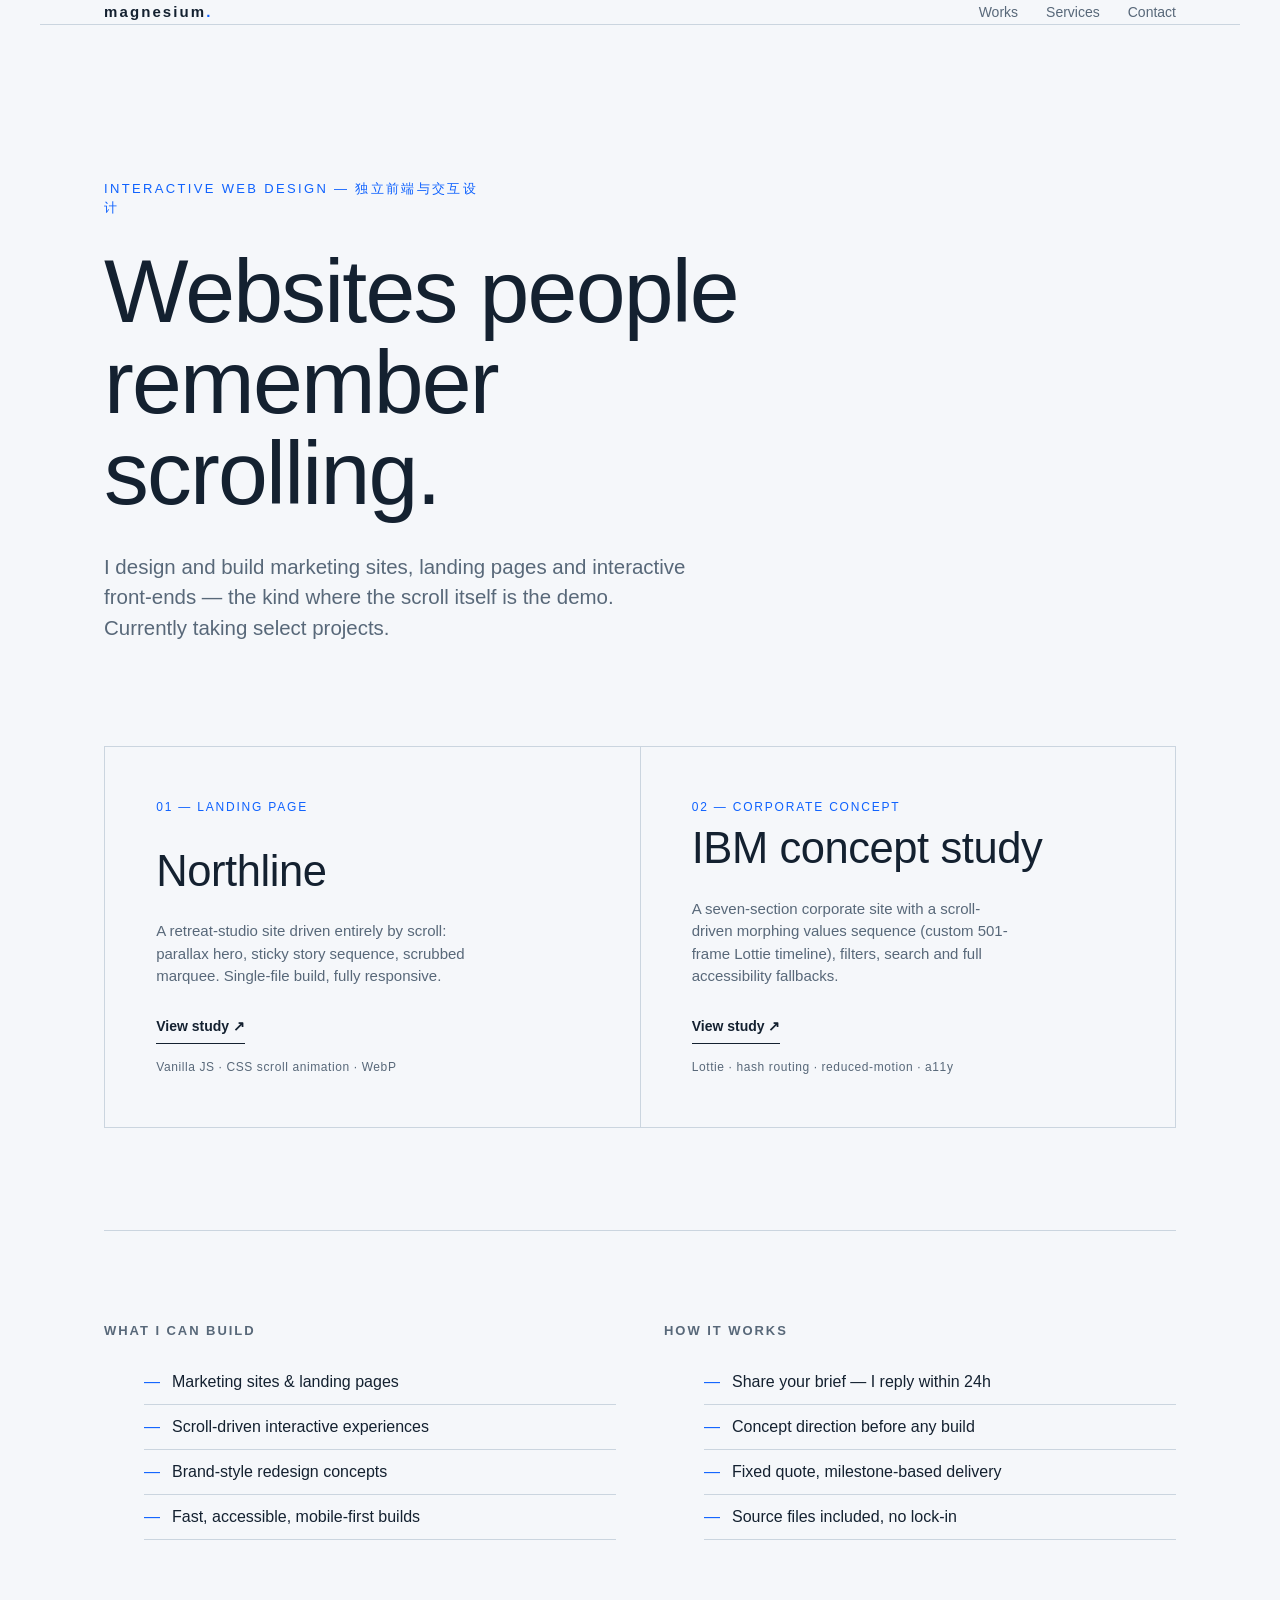
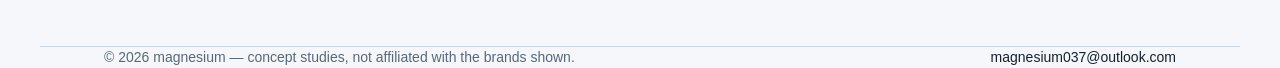
<file: index.html>
<!doctype html>
<html lang="en">
<head>
<meta charset="utf-8">
<meta name="viewport" content="width=device-width, initial-scale=1">
<meta name="description" content="magnesium — interactive websites, landing pages and design-driven front-end. Selected concept studies.">
<title>magnesium — Interactive web design</title>
<style>
  :root{--ink:#142130;--muted:#586879;--paper:#f5f7fa;--blue:#0f62fe;--line:#cbd5df}
  *{box-sizing:border-box}
  body{margin:0;background:var(--paper);color:var(--ink);font-family:"IBM Plex Sans",-apple-system,"Segoe UI",Arial,sans-serif;line-height:1.5}
  a{color:inherit;text-decoration:none}
  .wrap{max-width:1200px;margin:0 auto;padding:0 clamp(20px,5vw,64px)}
  header{display:flex;justify-content:space-between;align-items:center;padding:28px 0;border-bottom:1px solid var(--line)}
  .mark{font-weight:600;letter-spacing:.14em;font-size:15px}
  .mark span{color:var(--blue)}
  nav a{font-size:14px;color:var(--muted);margin-left:28px}
  nav a:hover{color:var(--blue)}
  .hero{padding:clamp(80px,12vw,160px) 0 clamp(60px,8vw,110px)}
  .hero .kicker{font-size:13px;letter-spacing:.18em;text-transform:uppercase;color:var(--blue);margin-bottom:28px}
  h1{font-size:clamp(44px,7vw,96px);line-height:1.02;font-weight:400;letter-spacing:-.02em;max-width:14ch;margin:0 0 32px}
  .hero p{font-size:clamp(17px,1.6vw,22px);color:var(--muted);max-width:52ch;margin:0}
  .works{display:grid;grid-template-columns:1fr 1fr;gap:1px;background:var(--line);border:1px solid var(--line);margin-bottom:clamp(60px,8vw,110px)}
  .work{background:var(--paper);padding:clamp(32px,4vw,56px);display:flex;flex-direction:column;min-height:340px;transition:background .25s}
  .work:hover{background:#fff}
  .work .idx{font-size:12px;color:var(--blue);letter-spacing:.15em;margin-bottom:auto}
  .work h2{font-size:clamp(30px,3.4vw,46px);font-weight:500;margin:0 0 16px;letter-spacing:-.01em}
  .work p{color:var(--muted);font-size:15px;max-width:38ch;margin:0 0 28px}
  .work .go{font-size:14px;font-weight:600;border-bottom:1px solid var(--ink);padding-bottom:6px;align-self:flex-start}
  .work:hover .go{color:var(--blue);border-color:var(--blue)}
  .work .tags{font-size:12px;color:var(--muted);margin-top:14px;letter-spacing:.05em}
  .services{border-top:1px solid var(--line);padding:clamp(50px,7vw,90px) 0;display:grid;grid-template-columns:1fr 1fr;gap:48px}
  .services h3{font-size:13px;letter-spacing:.15em;text-transform:uppercase;color:var(--muted);margin:0 0 20px;font-weight:600}
  .services li{list-style:none;padding:10px 0;border-bottom:1px solid var(--line);font-size:16px}
  .services li:before{content:"—";color:var(--blue);margin-right:12px}
  footer{border-top:1px solid var(--line);padding:36px 0 48px;display:flex;justify-content:space-between;gap:24px;flex-wrap:wrap;font-size:14px;color:var(--muted)}
  footer a{color:var(--ink)}
  footer a:hover{color:var(--blue)}
  @media(max-width:800px){.works,.services{grid-template-columns:1fr}.work{min-height:0}}
</style>
</head>
<body>
<header class="wrap">
  <a class="mark" href="/">magnesium<span>.</span></a>
  <nav><a href="#works">Works</a><a href="#services">Services</a><a href="mailto:magnesium037@outlook.com">Contact</a></nav>
</header>

<main class="wrap">
  <section class="hero">
    <p class="kicker">Interactive web design — 独立前端与交互设计</p>
    <h1>Websites people remember scrolling.</h1>
    <p>I design and build marketing sites, landing pages and interactive front-ends — the kind where the scroll itself is the demo. Currently taking select projects.</p>
  </section>

  <section class="works" id="works">
    <a class="work" href="northline/">
      <span class="idx">01 — LANDING PAGE</span>
      <h2>Northline</h2>
      <p>A retreat-studio site driven entirely by scroll: parallax hero, sticky story sequence, scrubbed marquee. Single-file build, fully responsive.</p>
      <span class="go">View study ↗</span>
      <span class="tags">Vanilla JS · CSS scroll animation · WebP</span>
    </a>
    <a class="work" href="ibm/">
      <span class="idx">02 — CORPORATE CONCEPT</span>
      <h2>IBM concept study</h2>
      <p>A seven-section corporate site with a scroll-driven morphing values sequence (custom 501-frame Lottie timeline), filters, search and full accessibility fallbacks.</p>
      <span class="go">View study ↗</span>
      <span class="tags">Lottie · hash routing · reduced-motion · a11y</span>
    </a>
  </section>

  <section class="services" id="services">
    <div>
      <h3>What I can build</h3>
      <ul>
        <li>Marketing sites &amp; landing pages</li>
        <li>Scroll-driven interactive experiences</li>
        <li>Brand-style redesign concepts</li>
        <li>Fast, accessible, mobile-first builds</li>
      </ul>
    </div>
    <div>
      <h3>How it works</h3>
      <ul>
        <li>Share your brief — I reply within 24h</li>
        <li>Concept direction before any build</li>
        <li>Fixed quote, milestone-based delivery</li>
        <li>Source files included, no lock-in</li>
      </ul>
    </div>
  </section>
</main>

<footer class="wrap">
  <span>© 2026 magnesium — concept studies, not affiliated with the brands shown.</span>
  <span><a href="mailto:magnesium037@outlook.com">magnesium037@outlook.com</a></span>
</footer>
</body>
</html>
</file>
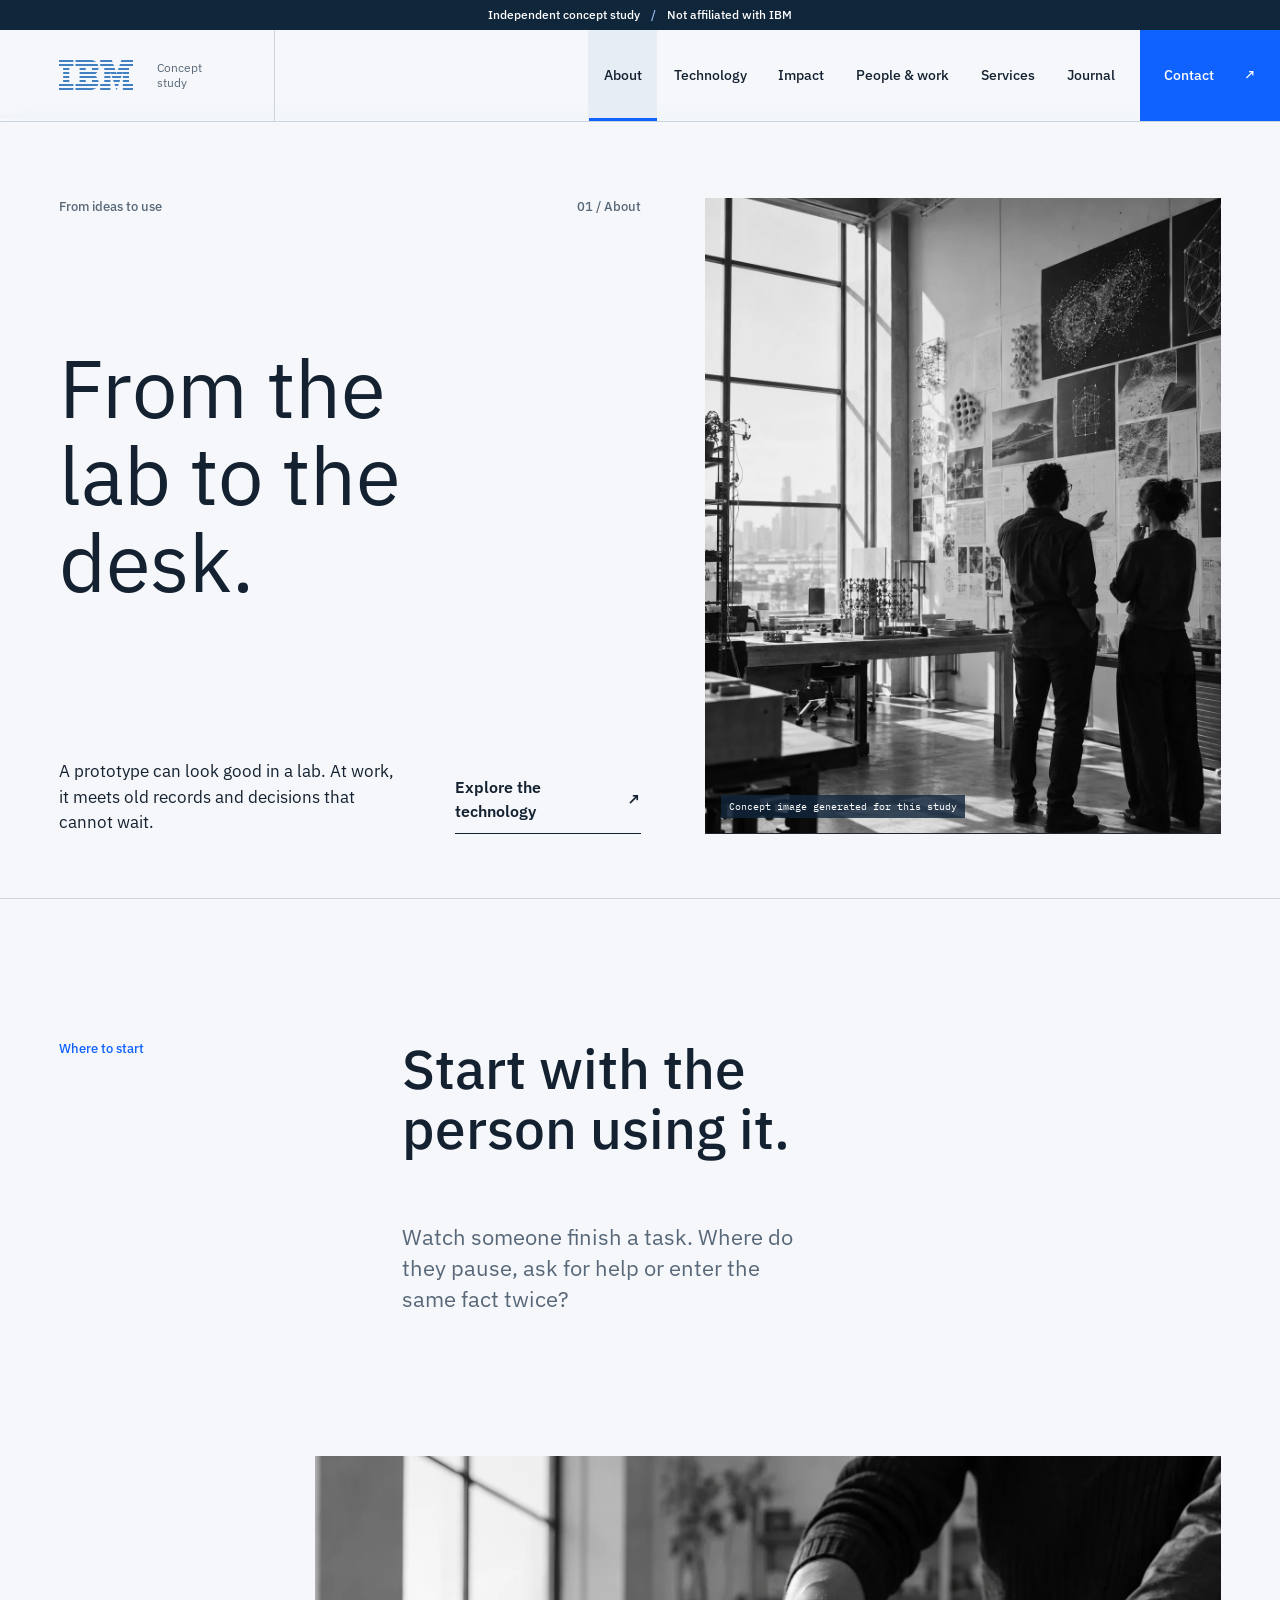
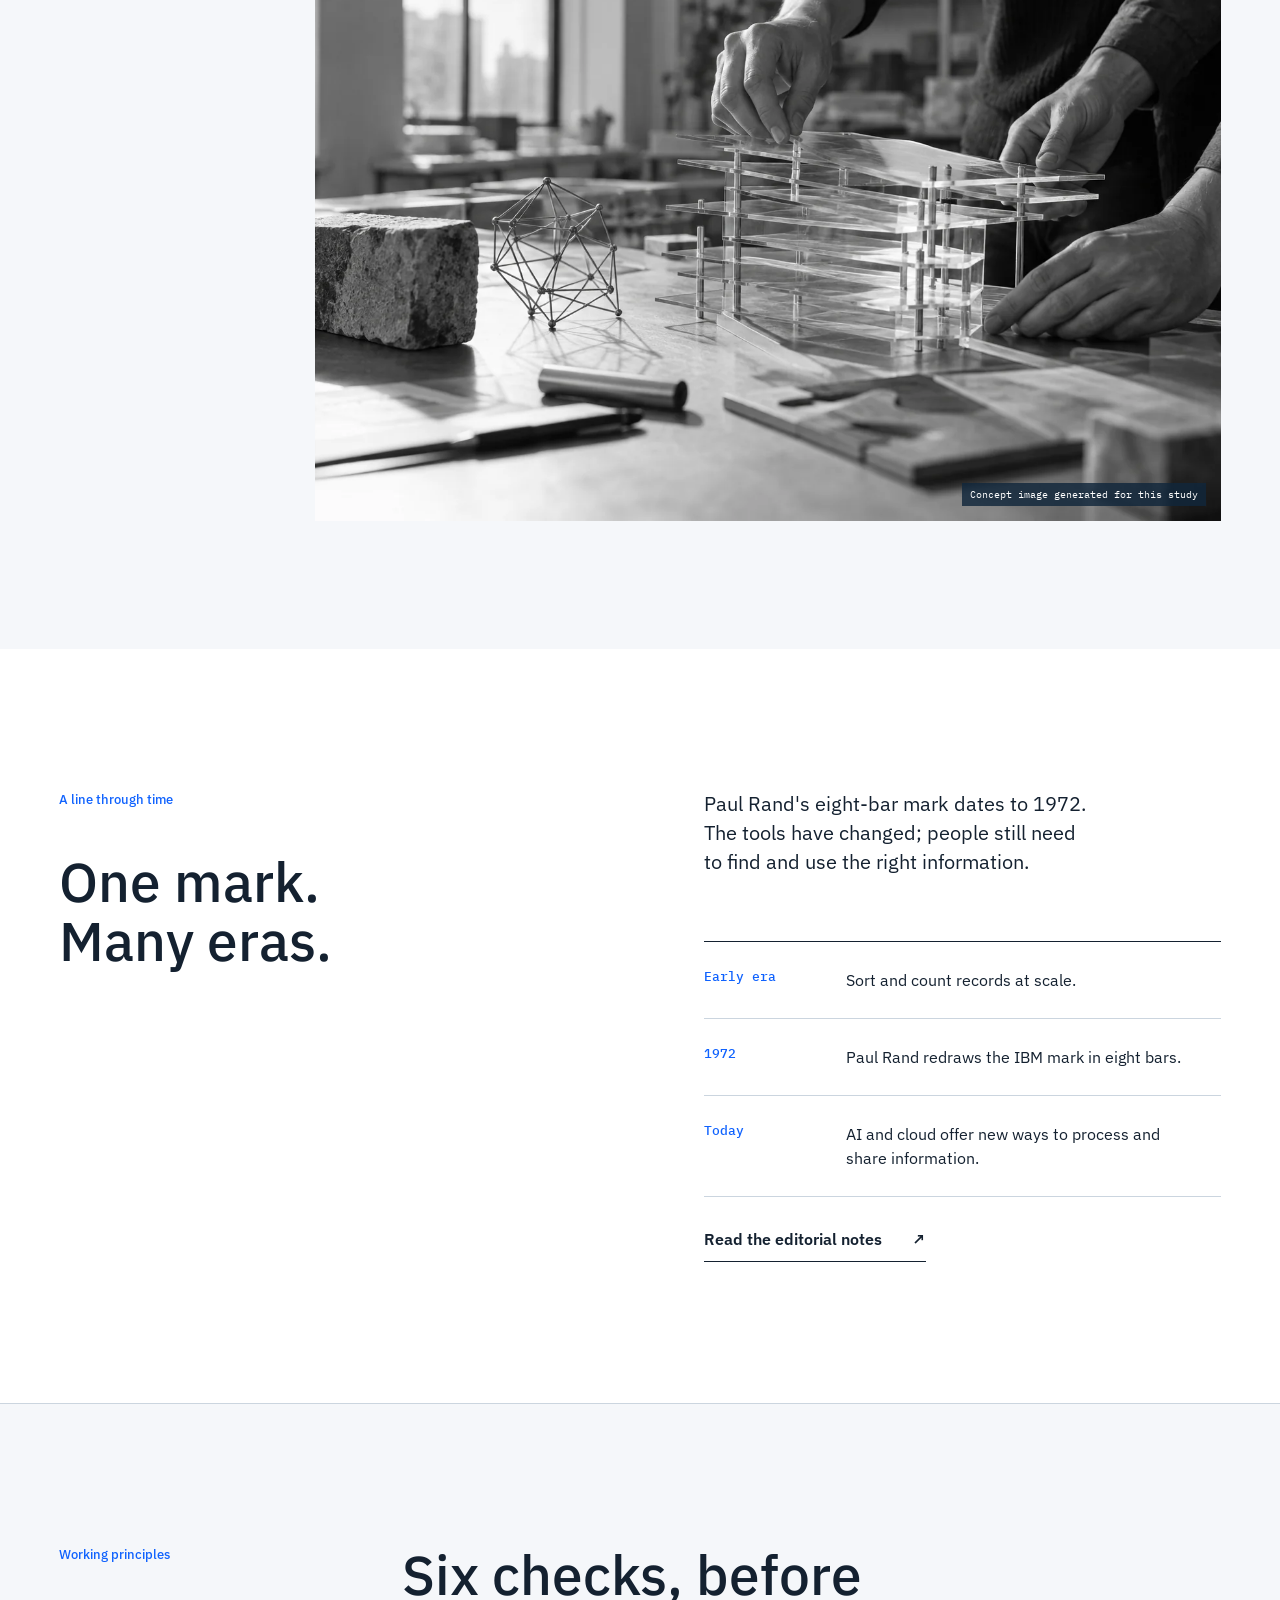
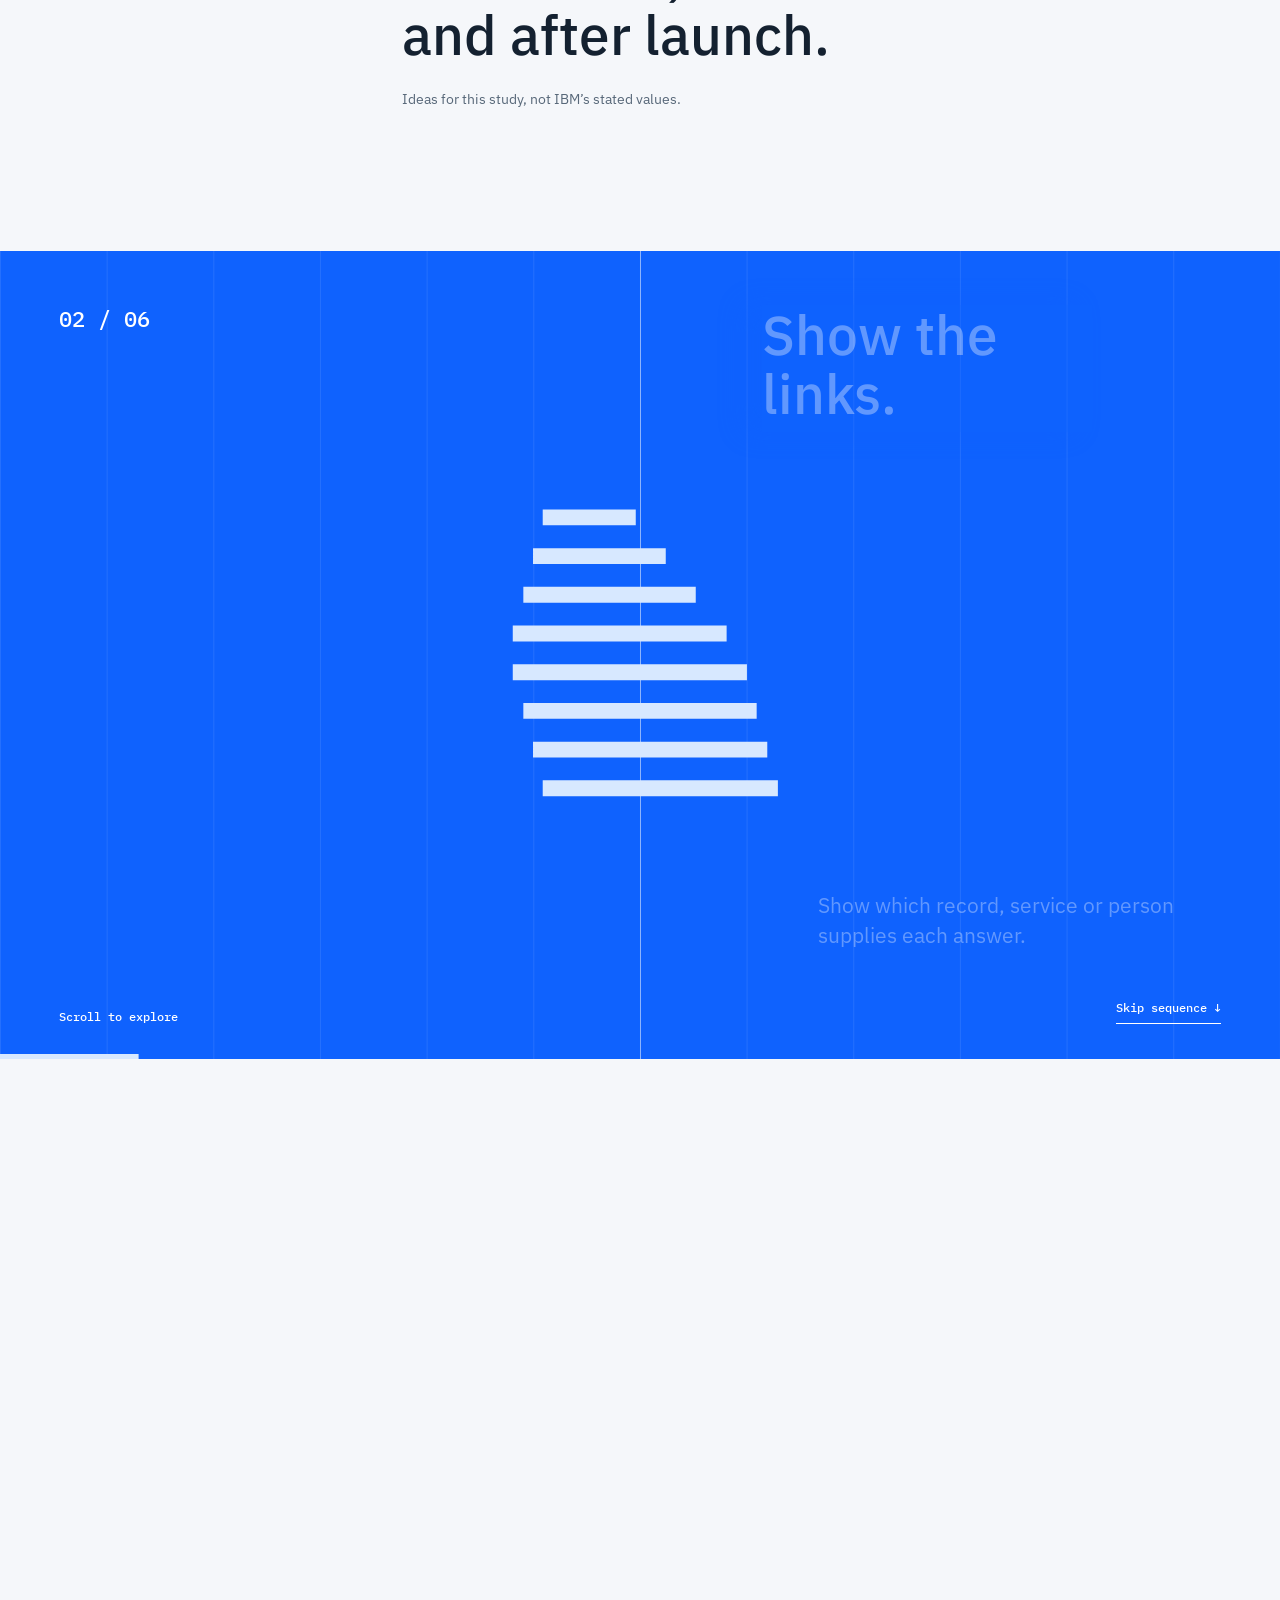
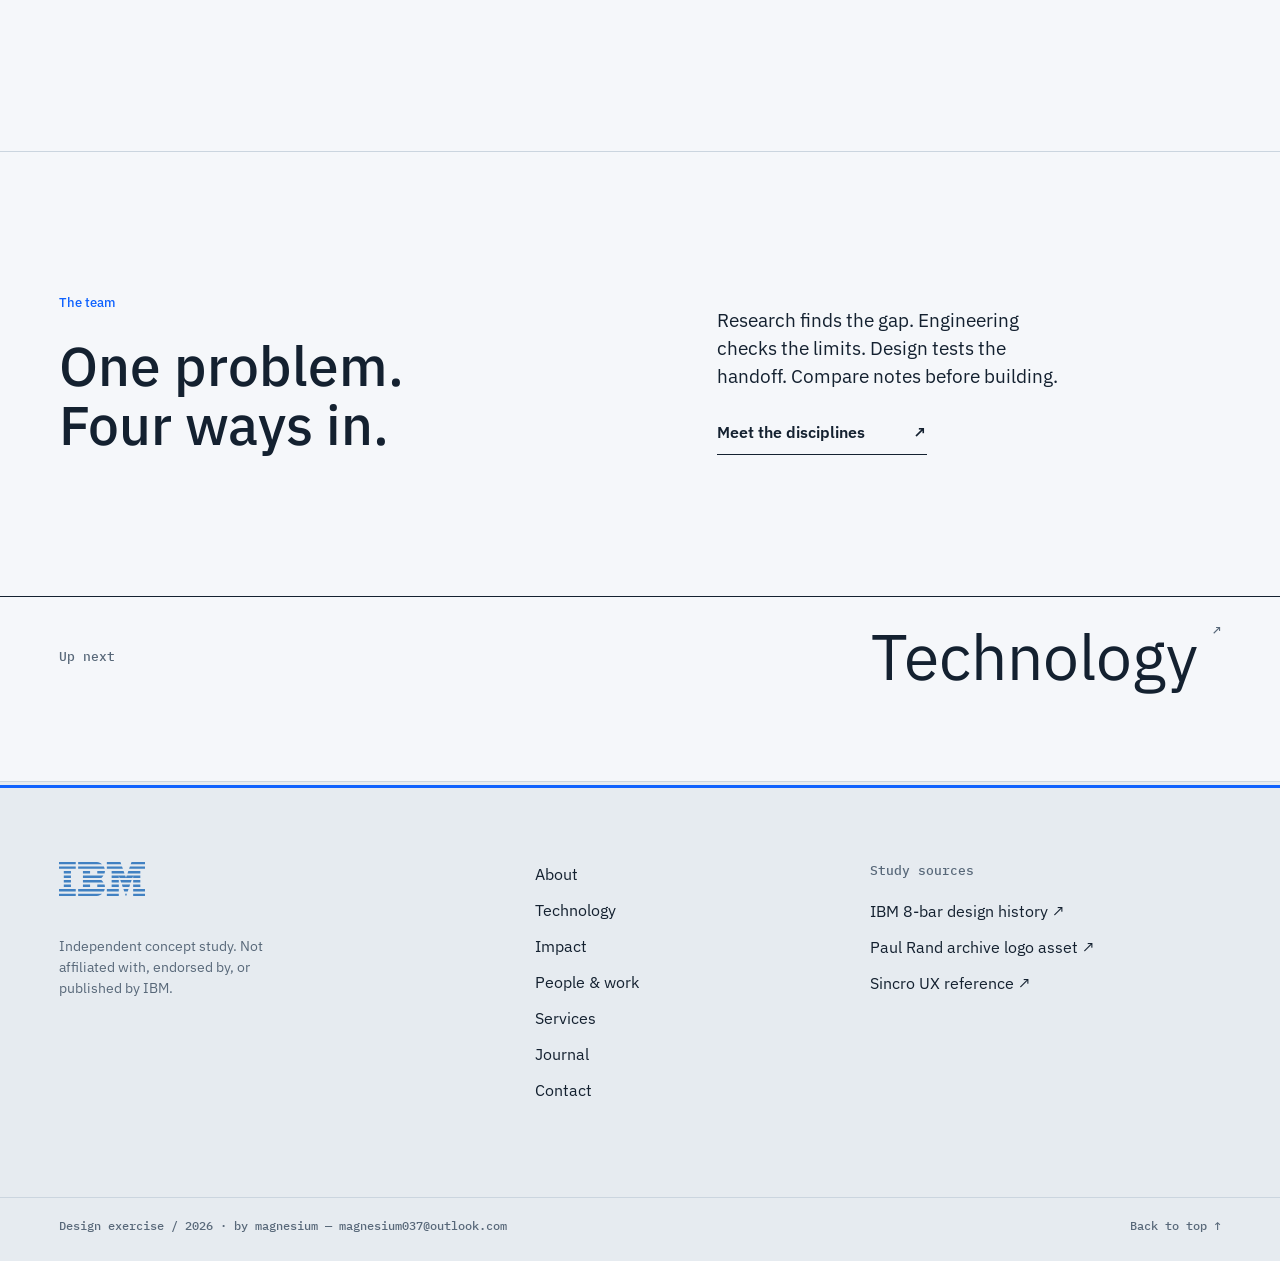
<file: ibm/index.html>
<!doctype html>
<html lang="en">
<head>
  <meta charset="utf-8">
  <meta name="viewport" content="width=device-width, initial-scale=1">
  <meta name="theme-color" content="#f5f7fa">
  <meta name="description" content="An independent IBM design exercise about the path from research to everyday work.">
  <title>From the lab to the desk / IBM concept study</title>
  <link rel="preconnect" href="https://fonts.googleapis.com">
  <link rel="preconnect" href="https://fonts.gstatic.com" crossorigin>
  <link href="https://fonts.googleapis.com/css2?family=IBM+Plex+Sans:wght@300;400;500;600&family=IBM+Plex+Mono:wght@400;500&display=swap" rel="stylesheet">
  <link rel="stylesheet" href="style.css">
  <script src="assets/animation/lottie.min.js" defer></script>
  <script src="app.js" defer></script>
</head>
<body>
  <a class="skip-link" href="#main">Skip to content</a>
  <div class="study-note">Independent concept study <span aria-hidden="true">/</span> Not affiliated with IBM</div>
  <header class="site-header">
    <a class="brand" href="#about" aria-label="IBM concept study — About">
      <img src="assets/ibm-logo.svg" width="78" height="32" alt="IBM">
      <span>Concept<br>study</span>
    </a>
    <button class="menu-toggle" type="button" aria-controls="site-nav" aria-expanded="false">Menu <span aria-hidden="true">+</span></button>
    <nav class="site-nav" id="site-nav" aria-label="Primary navigation">
      <a href="#about">About</a>
      <a href="#technology">Technology</a>
      <a href="#impact">Impact</a>
      <a href="#people">People &amp; work</a>
      <a href="#services">Services</a>
      <a href="#journal">Journal</a>
      <a class="nav-contact" href="#contact">Contact <span aria-hidden="true">↗</span></a>
    </nav>
  </header>

  <main id="main" tabindex="-1">
    <section class="page" id="about" data-page aria-labelledby="about-title">
      <div class="hero hero-about shell">
        <div class="hero-copy">
          <p class="section-index">From ideas to use <span>01 / About</span></p>
          <h1 id="about-title">From the lab to the desk.</h1>
          <div class="hero-bottom">
            <p>A prototype can look good in a lab. At work, it meets old records and decisions that cannot wait.</p>
            <a class="text-link" href="#technology">Explore the technology <span aria-hidden="true">↗</span></a>
          </div>
        </div>
        <figure class="hero-photo">
          <img src="assets/lab-hero.webp" width="1122" height="1402" alt="Two collaborators studying diagrams in a research workspace" fetchpriority="high">
          <figcaption>Concept image generated for this study</figcaption>
        </figure>
      </div>

      <div class="intro-grid shell section-space">
        <p class="margin-label">Where to start</p>
        <div>
          <h2>Start with the person using it.</h2>
          <p class="large-copy">Watch someone finish a task. Where do they pause, ask for help or enter the same fact twice?</p>
        </div>
      </div>

      <figure class="photo-interlude shell" data-photo-reveal>
        <img src="assets/prototype-collaboration.webp" width="1536" height="1024" alt="Hands assembling a transparent modular prototype in a research workspace" loading="lazy">
        <figcaption>Concept image generated for this study</figcaption>
      </figure>

      <section class="history-block section-space" aria-labelledby="history-title">
        <div class="shell history-grid">
          <div class="history-title">
            <p class="margin-label">A line through time</p>
            <h2 id="history-title">One mark. Many eras.</h2>
          </div>
          <div class="history-copy">
            <p>Paul Rand's eight-bar mark dates to 1972. The tools have changed; people still need to find and use the right information.</p>
            <div class="timeline">
              <div><span>Early era</span><p>Sort and count records at scale.</p></div>
              <div><span>1972</span><p>Paul Rand redraws the IBM mark in eight bars.</p></div>
              <div><span>Today</span><p>AI and cloud offer new ways to process and share information.</p></div>
            </div>
            <a class="text-link" href="#journal">Read the editorial notes <span aria-hidden="true">↗</span></a>
          </div>
        </div>
      </section>

      <section class="values-section" aria-labelledby="values-title">
        <div class="shell values-intro section-space"><p class="margin-label">Working principles</p><div><h2 id="values-title">Six checks, before and after launch.</h2><p>Ideas for this study, not IBM’s stated values.</p></div></div>
        <div class="values-scroll" id="values-scroll">
          <div class="values-stage" tabindex="0" role="group" aria-label="Six design principles"><div class="values-grid" aria-hidden="true"></div><div class="values-divider" aria-hidden="true"></div><div class="values-stage-top"><span id="value-number">01 / 06</span><h3 id="value-title">See the task.</h3></div><div id="value-glyph" aria-hidden="true"></div><p id="value-copy" aria-live="polite">Watch someone do the work before choosing a tool.</p><div class="values-stage-bottom"><div class="value-controls" aria-label="Choose a principle"><button id="value-prev" type="button" aria-label="Previous principle">↑</button><button id="value-next" type="button" aria-label="Next principle">↓</button></div><span id="values-hint">Scroll to explore</span><button id="skip-values" type="button">Skip sequence ↓</button></div><div class="values-progress" id="values-progress" aria-hidden="true"></div></div>
          <ol class="values-fallback" aria-label="Six design principles">
            <li><span>01</span><h3>See the task.</h3><p>Watch someone do the work before choosing a tool.</p></li>
            <li><span>02</span><h3>Show the links.</h3><p>Show which record, service or person supplies each answer.</p></li>
            <li><span>03</span><h3>Count the cost.</h3><p>Ask who waits, who pays and who checks the result.</p></li>
            <li><span>04</span><h3>Try it for real.</h3><p>Try the prototype where the work happens.</p></li>
            <li><span>05</span><h3>Work across teams.</h3><p>Bring research, engineering and design to the same review.</p></li>
            <li><span>06</span><h3>Keep learning.</h3><p>Let people report a problem after launch.</p></li>
          </ol>
        </div>
      </section>

      <section class="people-preview shell section-space" id="people-preview" aria-labelledby="people-preview-title">
        <div><p class="margin-label">The team</p><h2 id="people-preview-title">One problem. Four ways in.</h2></div>
        <div><p>Research finds the gap. Engineering checks the limits. Design tests the handoff. Compare notes before building.</p><a class="text-link" href="#people">Meet the disciplines <span aria-hidden="true">↗</span></a></div>
      </section>
      <div class="next-page shell"><span>Up next</span><a href="#technology">Technology <span aria-hidden="true">↗</span></a></div>
    </section>

    <section class="page" id="technology" data-page aria-labelledby="technology-title">
      <div class="tech-hero shell">
        <div class="tech-hero-copy"><p class="section-index">Ideas in practice <span>02 / Technology</span></p><h1 id="technology-title">Where new tools meet old systems.</h1><p>A model can flag a missing record. A cloud service can reach an older database. Someone still has to check the result.</p></div>
        <div class="system-art" role="img" aria-label="Abstract grid of connected circles representing a system"><div class="system-art-core"></div><span class="system-node node-a"></span><span class="system-node node-b"></span><span class="system-node node-c"></span><span class="system-node node-d"></span></div>
      </div>
      <div class="shell tech-statement section-space"><p class="margin-label">Explore the fields</p><h2>Give each part a job.</h2></div>
      <div class="tech-fields shell">
        <article class="tech-field" id="ai"><div class="field-meta"><span>01</span><span>Intelligence</span></div><div><h3>AI with a job to do.</h3><p>A model might flag an unusual entry. A person still checks why.</p><a class="text-link" href="#services">See the service approach <span aria-hidden="true">↗</span></a></div><div class="field-visual ai-visual" aria-hidden="true"><i></i><i></i><i></i><i></i></div></article>
        <article class="tech-field" id="hybrid-cloud"><div class="field-meta"><span>02</span><span>Infrastructure</span></div><div><h3>Connect what exists.</h3><p>An older database still runs the job. New tools need to read it without losing records.</p><a class="text-link" href="#impact">Explore the effect <span aria-hidden="true">↗</span></a></div><div class="field-visual cloud-visual" aria-hidden="true"><i></i><i></i><i></i></div></article>
        <article class="tech-field" id="research"><div class="field-meta"><span>03</span><span>Research</span></div><div><h3>Ask what comes next.</h3><p>Write the question. Run the test. Record what did not work.</p><a class="text-link" href="#journal">Read a research note <span aria-hidden="true">↗</span></a></div><div class="field-visual research-visual" aria-hidden="true"><i></i><i></i><i></i></div></article>
      </div>
      <div class="next-page shell"><span>Up next</span><a href="#impact">Impact <span aria-hidden="true">↗</span></a></div>
    </section>

    <section class="page" id="impact" data-page aria-labelledby="impact-title">
      <div class="impact-hero"><div class="shell impact-hero-grid"><div><p class="section-index">Where it helps <span>03 / Impact</span></p><h1 id="impact-title">Show what changed.</h1></div><p>A chart before a decision. A forecast before a storm. Both matter when someone has time to act.</p></div><div class="impact-orbit" aria-hidden="true"><span></span><span></span><span></span></div></div>
      <div class="shell impact-intro section-space"><p class="margin-label">A useful test</p><h2>Who benefits? What can we measure?</h2><p>These are imagined scenarios, not measured IBM projects.</p></div>
      <div class="impact-stories shell">
        <article><span class="story-count">01 / Health</span><h3>Put the right facts in reach.</h3><p>A clinician opens a chart. The relevant history needs to be there before the next decision.</p><div class="story-rule"><span>Need</span><span>System</span><span>Human result</span></div></article>
        <article><span class="story-count">02 / Climate</span><h3>Turn signals into choices.</h3><p>A forecast points to risk. It cannot decide where to send a crew.</p><div class="story-rule"><span>Signal</span><span>Decision</span><span>Learning</span></div></article>
        <article><span class="story-count">03 / Public systems</span><h3>Make a public task simpler.</h3><p>A form should say what happens next—and where to get help.</p><div class="story-rule"><span>Access</span><span>Service</span><span>Trust</span></div></article>
      </div>
      <div class="impact-close shell section-space"><p class="margin-label">After the decision</p><h2>If the answer is wrong, let someone say so.</h2><a class="text-link" href="#journal">Read the study notes <span aria-hidden="true">↗</span></a></div>
      <div class="next-page shell"><span>Up next</span><a href="#people">People &amp; work <span aria-hidden="true">↗</span></a></div>
    </section>

    <section class="page" id="people" data-page aria-labelledby="people-title">
      <div class="people-hero shell"><figure data-photo-reveal><img src="assets/lab-hero.webp" width="1122" height="1402" alt="Collaborators discussing research in an open studio" loading="lazy"><figcaption>Concept image generated for this study</figcaption></figure><div><p class="section-index">People and work <span>04 / People &amp; work</span></p><h1 id="people-title">Different minds. One table.</h1><p>A researcher brings evidence. An engineer tests the limits. A designer watches someone try it.</p><a class="text-link" href="#contact">Start a conversation <span aria-hidden="true">↗</span></a></div></div>
      <section class="disciplines shell section-space" aria-labelledby="disciplines-title"><div class="section-heading"><div><p class="margin-label">At the same table</p><h2 id="disciplines-title">Who checks what?</h2></div><p class="small-note">These are roles, not a directory of IBM employees.</p></div><div class="filters" role="group" aria-label="Filter disciplines"><button type="button" data-team-filter="all" aria-pressed="true">All</button><button type="button" data-team-filter="research" aria-pressed="false">Research</button><button type="button" data-team-filter="engineering" aria-pressed="false">Engineering</button><button type="button" data-team-filter="design" aria-pressed="false">Design</button><button type="button" data-team-filter="consulting" aria-pressed="false">Consulting</button></div><div class="discipline-list"><article data-team="research"><span>Research</span><h3>Test the unknown.</h3><p>Write down what the team does not know. Design a test that could answer it.</p></article><article data-team="engineering"><span>Engineering</span><h3>Make it reliable.</h3><p>Check old data, lost connections and heavy use before launch.</p></article><article data-team="design"><span>Design</span><h3>Find the sticking point.</h3><p>Watch someone complete the task. Remove the step where they get lost.</p></article><article data-team="consulting"><span>Consulting</span><h3>Plan the handoff.</h3><p>Find who owns each step and what changes when the tool arrives.</p></article></div></section>
      <div class="culture-band"><div class="shell"><p class="margin-label">Working together</p><h2>Put the unfinished version on the table.</h2><p>Show the sketch while there is still time to change it. Let each discipline find a different gap.</p></div></div>
      <div class="next-page shell"><span>Up next</span><a href="#services">Services <span aria-hidden="true">↗</span></a></div>
    </section>

    <section class="page" id="services" data-page aria-labelledby="services-title">
      <div class="services-hero shell"><p class="section-index">From brief to use <span>05 / Services</span></p><h1 id="services-title">From question to working system.</h1><div class="services-intro"><span>Find where the task fails. Connect the records. Check what happens after launch.</span><p>Illustrative groups. See IBM for current services.</p></div></div>
      <div class="services-list shell">
        <article><span class="service-number">01</span><div><h2>Frame the problem.</h2><p>Watch the task, map the records it touches and agree on what should improve.</p><ul><li>Discovery</li><li>Service mapping</li><li>Opportunity framing</li></ul></div><a href="#contact" aria-label="Open the contact prototype">↗</a></article>
        <article><span class="service-number">02</span><div><h2>Connect the parts.</h2><p>Link existing records to the new tool. Avoid asking people to enter the same fact twice.</p><ul><li>Platforms</li><li>Integration</li><li>Responsible AI</li></ul></div><a href="#technology" aria-label="Explore technology">↗</a></article>
        <article><span class="service-number">03</span><div><h2>Learn from use.</h2><p>Notice where people stop or ask for help after launch. Fix that step first.</p><ul><li>Measurement</li><li>Experience design</li><li>Iteration</li></ul></div><a href="#impact" aria-label="Explore impact">↗</a></article>
      </div>
      <div class="service-bridge shell section-space"><div class="bridge-art" aria-hidden="true"><span></span><span></span><span></span></div><div><p class="margin-label">The handoff</p><h2>Show what is still hard to do.</h2><p>The next team needs to know what was decided, what was built and where people still get stuck.</p><a class="text-link" href="#people">See the disciplines <span aria-hidden="true">↗</span></a></div></div>
      <div class="next-page shell"><span>Up next</span><a href="#journal">Journal <span aria-hidden="true">↗</span></a></div>
    </section>

    <section class="page" id="journal" data-page aria-labelledby="journal-title">
      <div class="journal-hero shell"><div><p class="section-index">Notes from the study <span>06 / Journal</span></p><h1 id="journal-title">Notes on the hard parts.</h1></div><p>Four short notes on errors, handoffs and what a system cannot decide.</p></div>
      <div class="journal-feature"><div class="shell journal-feature-grid"><div><p class="margin-label">Featured note / Systems</p><h2>When does a system help?</h2><p>When a person can see the next step—and knows when to ask for help.</p><a class="text-link" href="#note-useful">Read the note <span aria-hidden="true">↗</span></a></div><div class="feature-graphic" aria-hidden="true"><span></span><span></span><span></span></div></div></div>
      <section class="journal-library shell section-space" aria-labelledby="notes-title"><div class="section-heading"><div><p class="margin-label">The notes</p><h2 id="notes-title">Read all four.</h2></div><label class="search-label">Search notes <input type="search" id="note-search" placeholder="Topic or title" autocomplete="off"></label></div><div class="filters" role="group" aria-label="Filter notes"><button type="button" data-note-filter="all" aria-pressed="true">All</button><button type="button" data-note-filter="systems" aria-pressed="false">Systems</button><button type="button" data-note-filter="design" aria-pressed="false">Design</button><button type="button" data-note-filter="research" aria-pressed="false">Research</button></div><p class="empty-notes" id="empty-notes" hidden>No notes match that search. Try another word or category.</p><div class="note-list">
        <details class="note" id="note-useful" data-note-category="systems" data-note-search="when does a system help practical people"><summary><span>Systems / 01</span><strong>When does a system help?</strong><span aria-hidden="true">+</span></summary><div class="note-body"><p>A system can look complete on a diagram and still leave someone staring at an error. The screen should name the problem, the next step and who can help.</p><p>Without those details, a working backend still feels broken.</p></div></details>
        <details class="note" data-note-category="design" data-note-search="designing for change handoffs revise"><summary><span>Design / 02</span><strong>Design for what happens next.</strong><span aria-hidden="true">+</span></summary><div class="note-body"><p>A form can pass every test and still reject a real address. Leave a way to report the gap and fix it after launch.</p><p>The person reporting it should hear what happens next.</p></div></details>
        <details class="note" data-note-category="research" data-note-search="research uncertainty experiment"><summary><span>Research / 03</span><strong>Ask the next honest question.</strong><span aria-hidden="true">+</span></summary><div class="note-body"><p>Write the question before the test. Record what surprised you, including a result that cuts against the plan.</p><p>That result may point to the next experiment.</p></div></details>
        <details class="note" data-note-category="systems" data-note-search="trust limits reliable ai human decision"><summary><span>Systems / 04</span><strong>Show the limits.</strong><span aria-hidden="true">+</span></summary><div class="note-body"><p>If a model is unsure, say so on the screen. Keep a person able to review its suggestion.</p><p>Do not make confidence look like certainty.</p></div></details>
      </div></section>
      <div class="next-page shell"><span>Up next</span><a href="#contact">Contact <span aria-hidden="true">↗</span></a></div>
    </section>

    <section class="page" id="contact" data-page aria-labelledby="contact-title">
      <div class="contact-layout"><div class="contact-panel"><p class="section-index">A starting point <span>07 / Contact</span></p><h1 id="contact-title">Start with a question.</h1><p>Sending opens your mail app, addressed to the designer.</p><p class="contact-panel-bottom"><span>Want a site like this?</span><a href="mailto:magnesium037@outlook.com">magnesium037@outlook.com ↗</a></p></div><div class="contact-form-wrap"><p class="margin-label">Enquiry form</p><h2>What are you curious about?</h2><form id="contact-form"><label>Your name <input name="name" type="text" autocomplete="name" required></label><label>Email address <input name="email" type="email" autocomplete="email" required></label><label>What would you like to explore? <select name="topic" required><option value="">Choose a topic</option><option>Technology</option><option>Impact</option><option>People & work</option><option>Services</option></select></label><label>Your question <textarea name="message" rows="4" minlength="10" required></textarea></label><button class="form-submit" type="submit">Send enquiry <span aria-hidden="true">↗</span></button><p class="form-status" id="form-status" role="status" aria-live="polite"></p></form></div></div>
      <div class="contact-bottom shell"><div><p class="margin-label">Keep exploring</p><h2>Keep reading.</h2></div><div><a href="#about">Back to About ↗</a><a href="#journal">Read the notes ↗</a></div></div>
    </section>
  </main>

  <footer class="site-footer"><div class="shell footer-top"><div><a class="footer-brand" href="#about"><img src="assets/ibm-logo.svg" width="86" height="35" alt="IBM"></a><p>Independent concept study. Not affiliated with, endorsed by, or published by IBM.</p></div><nav aria-label="Footer navigation"><a href="#about">About</a><a href="#technology">Technology</a><a href="#impact">Impact</a><a href="#people">People &amp; work</a><a href="#services">Services</a><a href="#journal">Journal</a><a href="#contact">Contact</a></nav><div class="source-note"><p>Study sources</p><a href="https://www.ibm.com/design/language/ibm-logos/8-bar/" target="_blank" rel="noopener noreferrer">IBM 8-bar design history ↗</a><a href="https://assets.paulrand.design/Works/IBM/Logos/IBM-8-bar.svg" target="_blank" rel="noopener noreferrer">Paul Rand archive logo asset ↗</a><a href="https://sincro.es/en/us/" target="_blank" rel="noopener noreferrer">Sincro UX reference ↗</a></div></div><div class="shell footer-bottom"><span>Design exercise / 2026 · by <a href="mailto:magnesium037@outlook.com">magnesium</a> — magnesium037@outlook.com</span><a href="#about">Back to top ↑</a></div></footer>
</body>
</html>
</file>
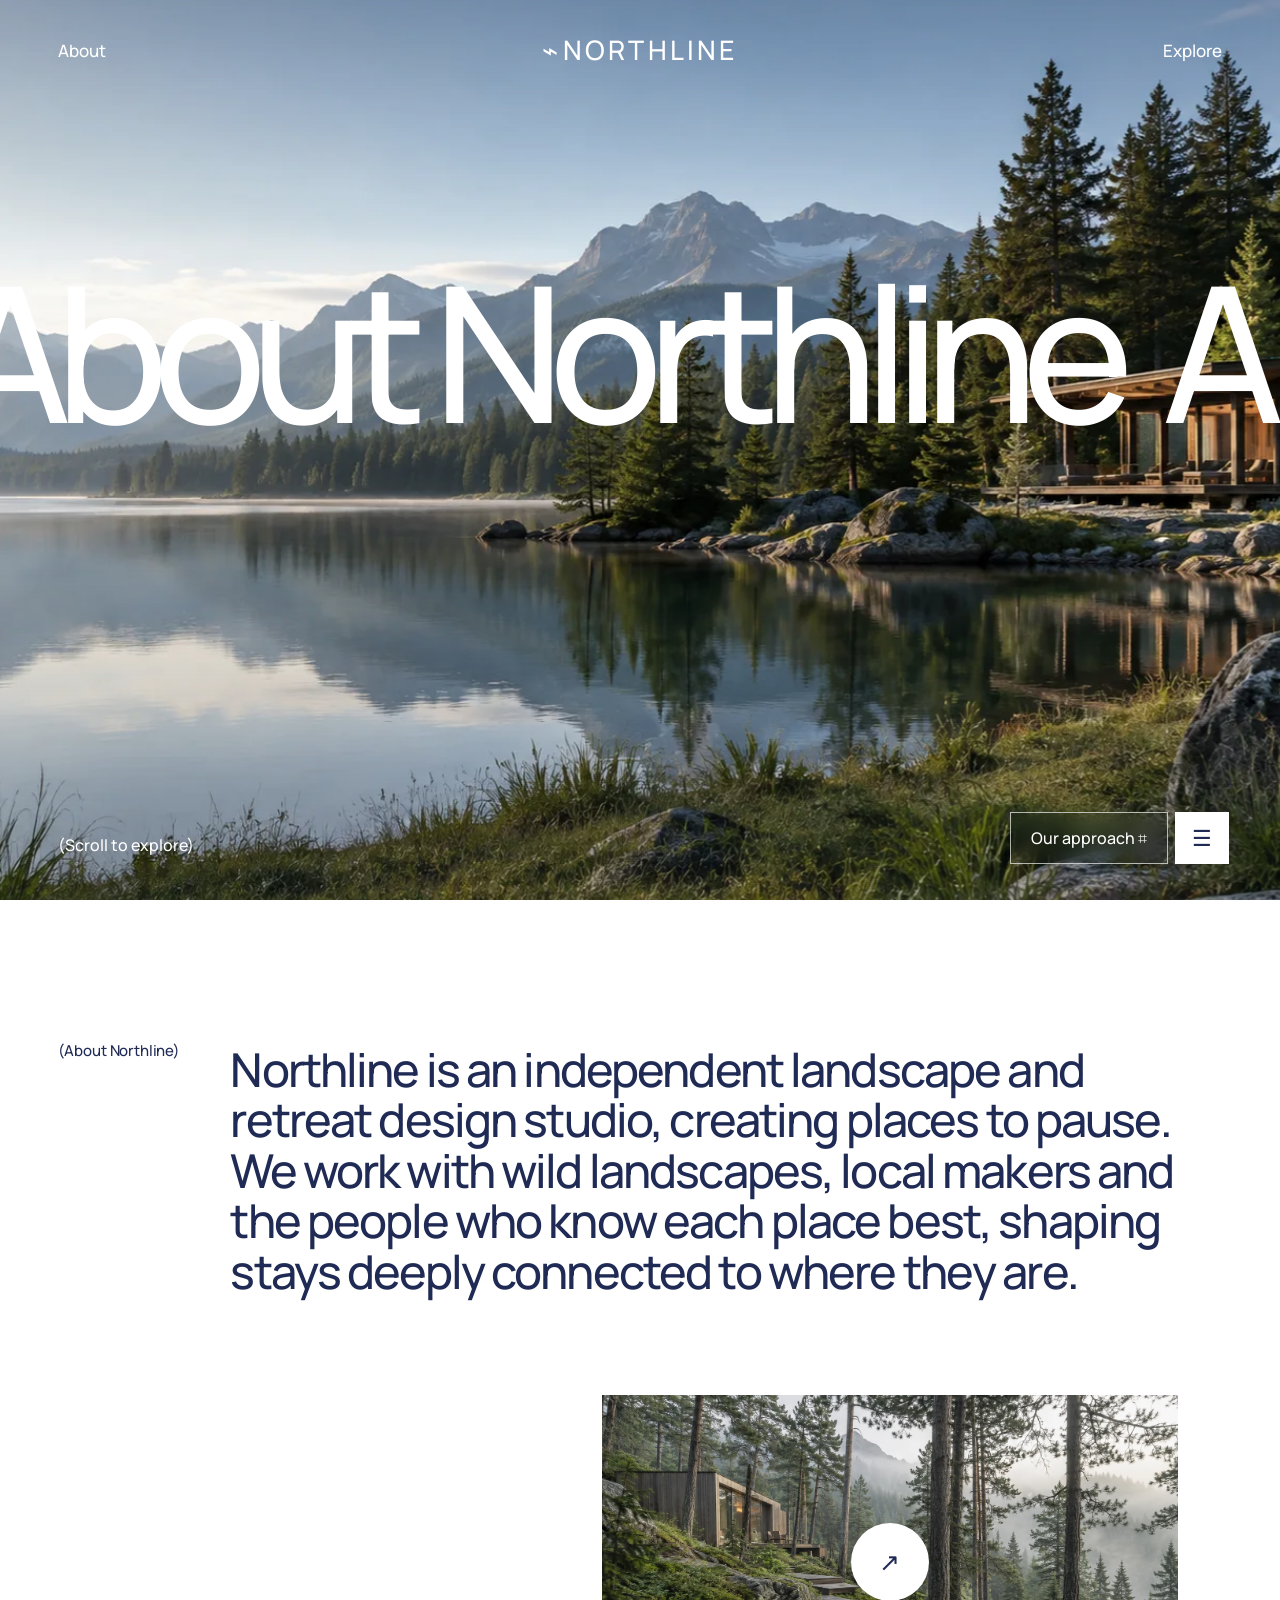
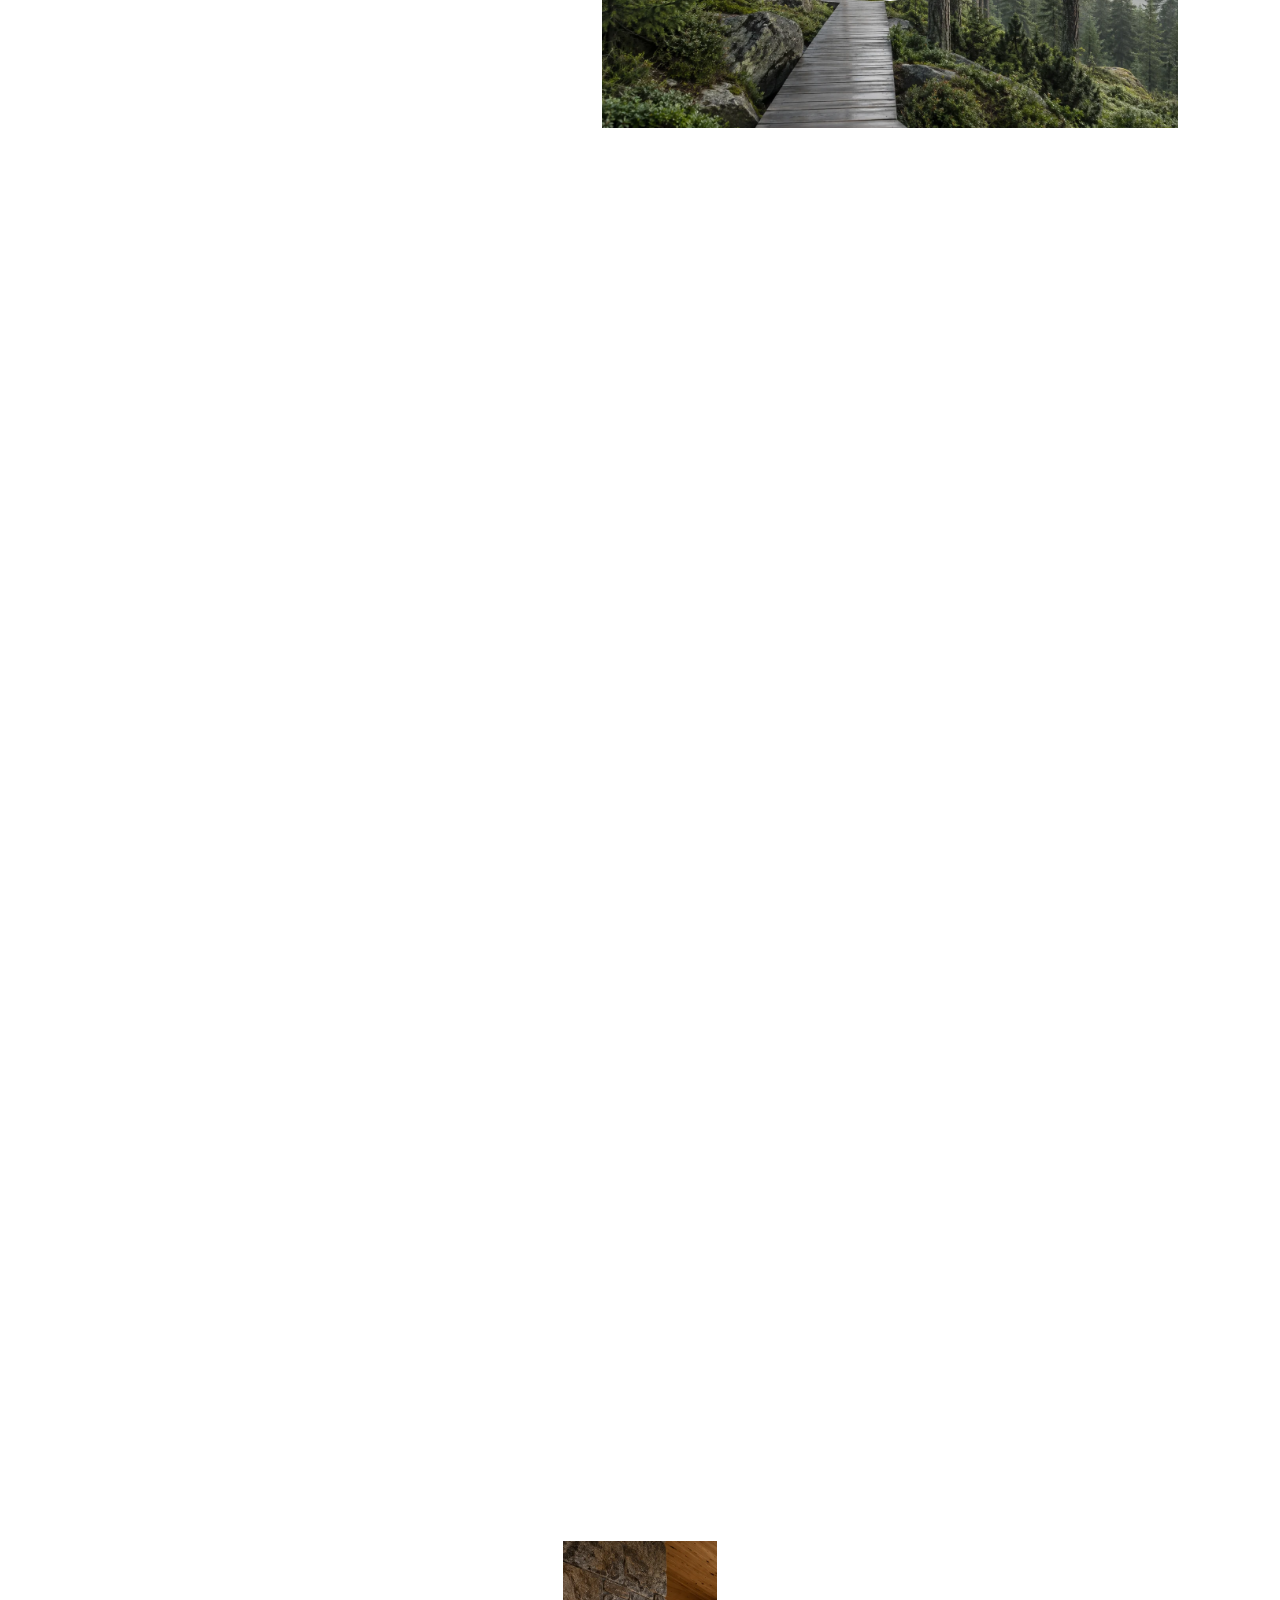
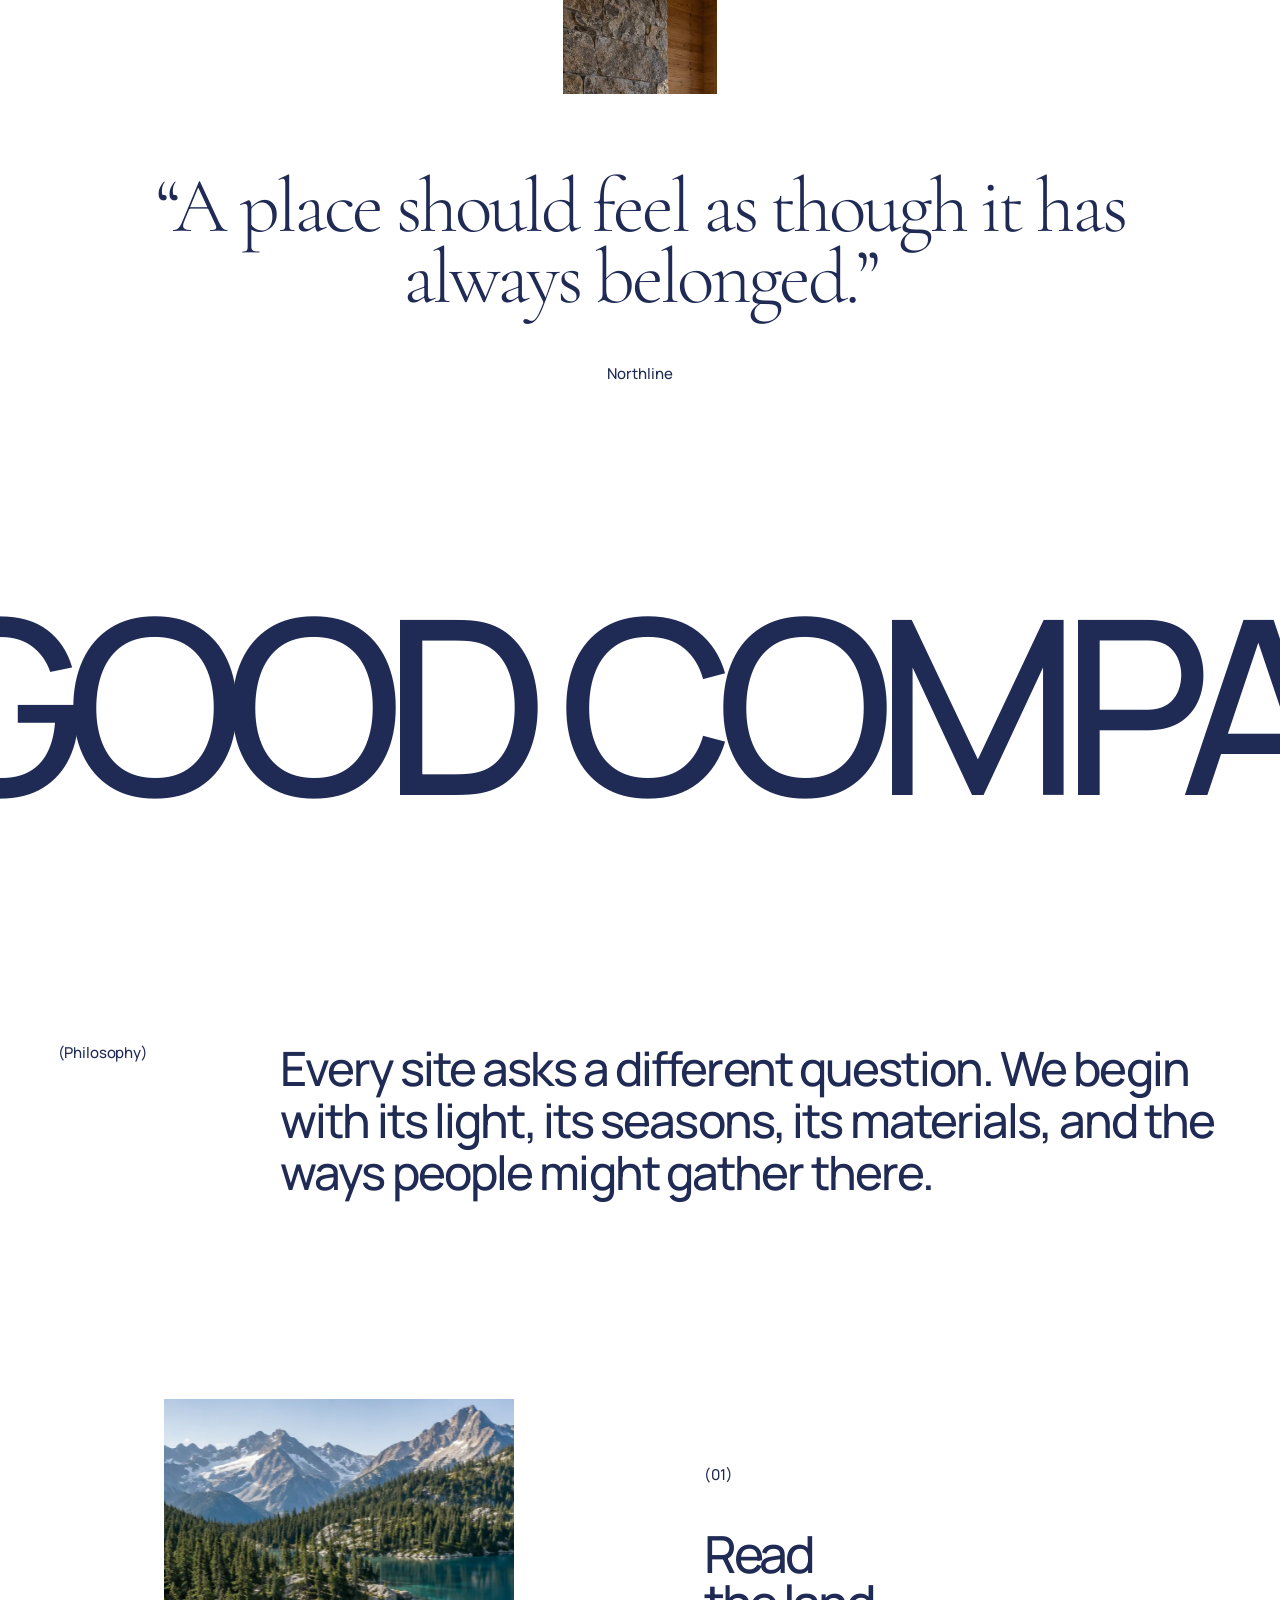
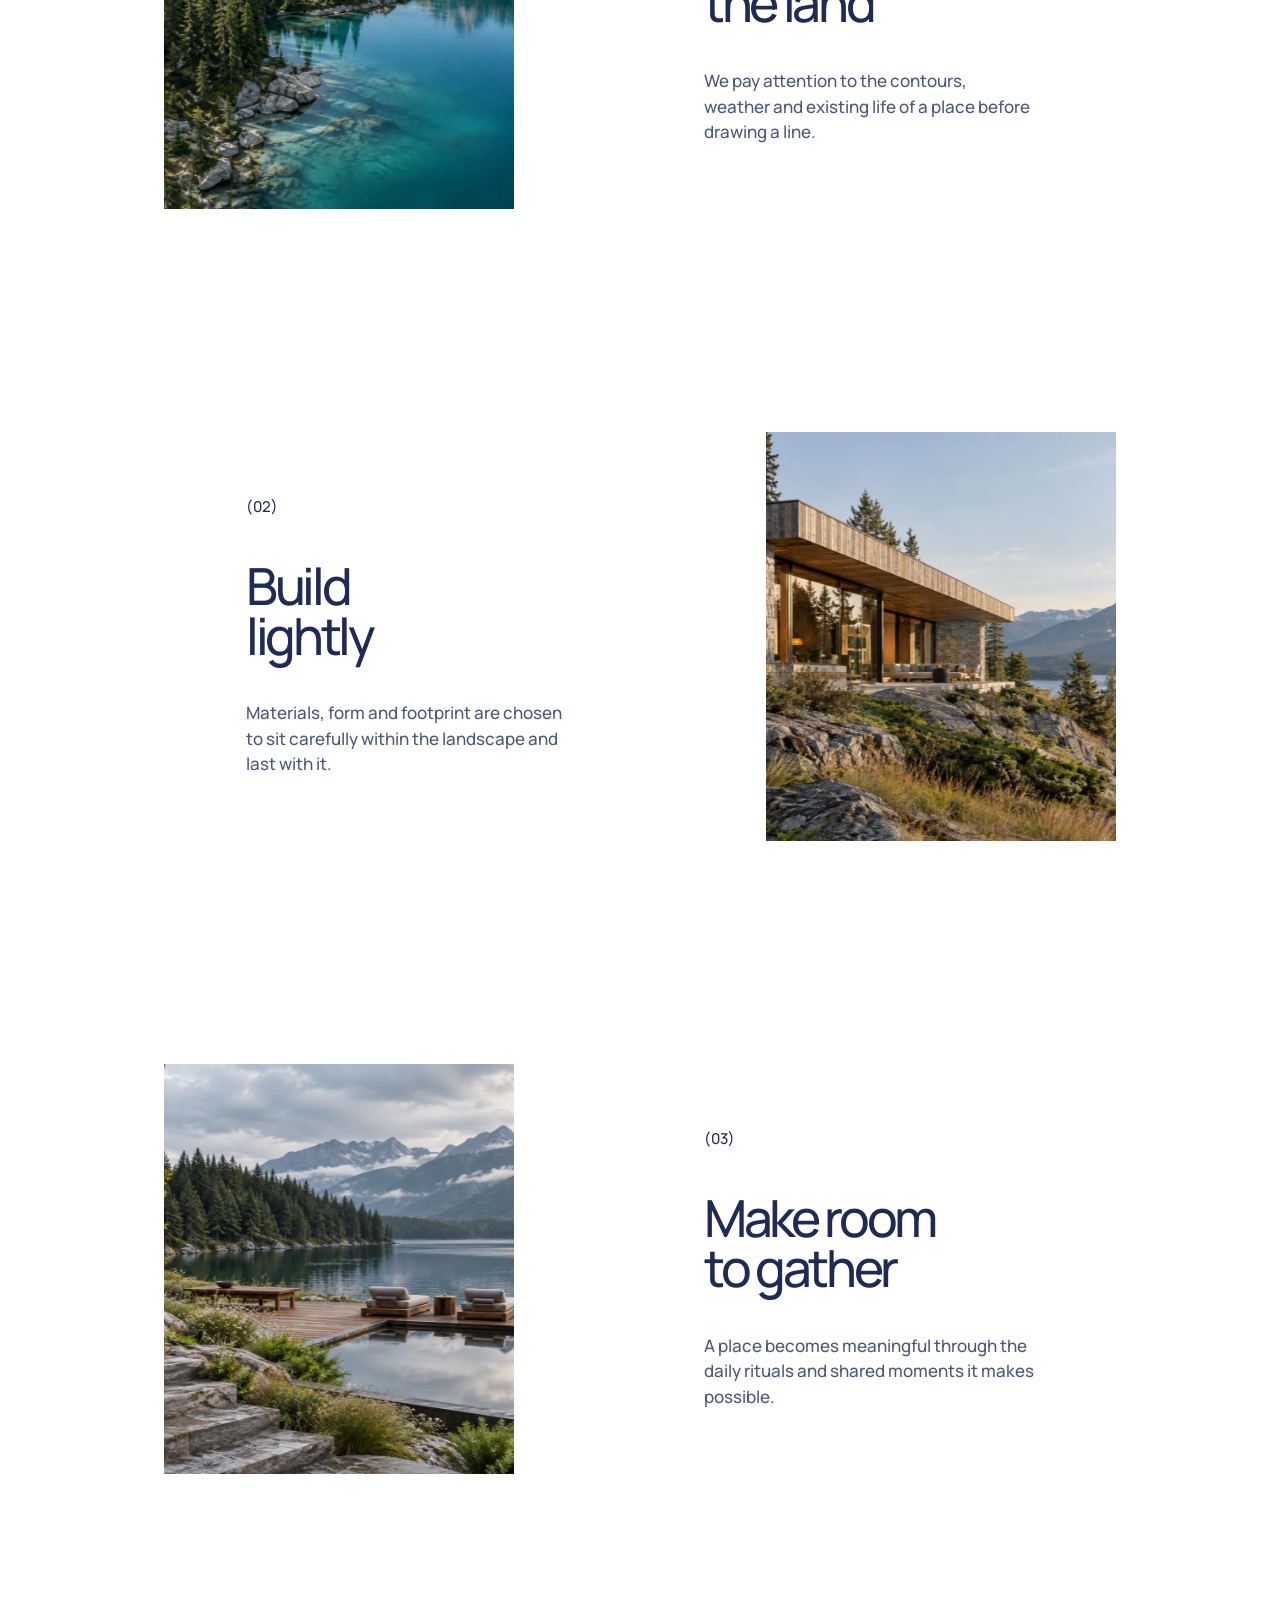
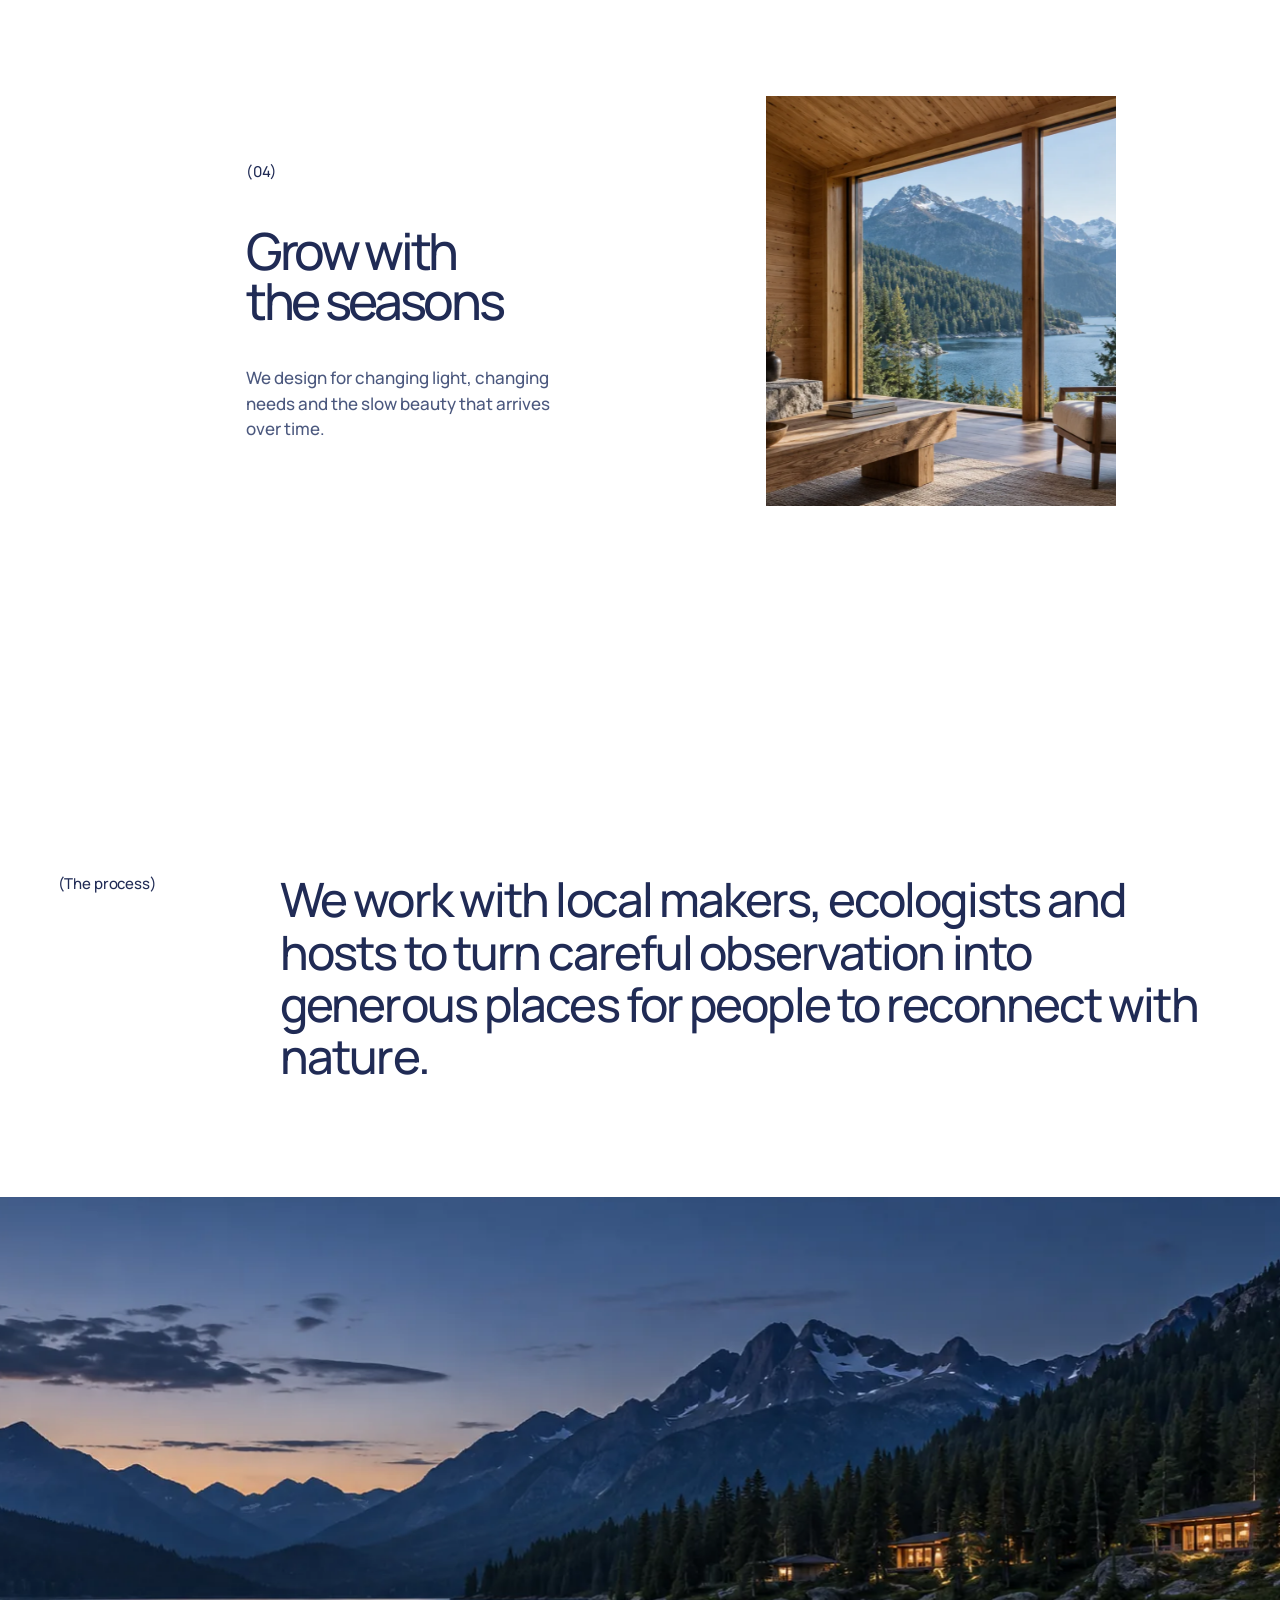
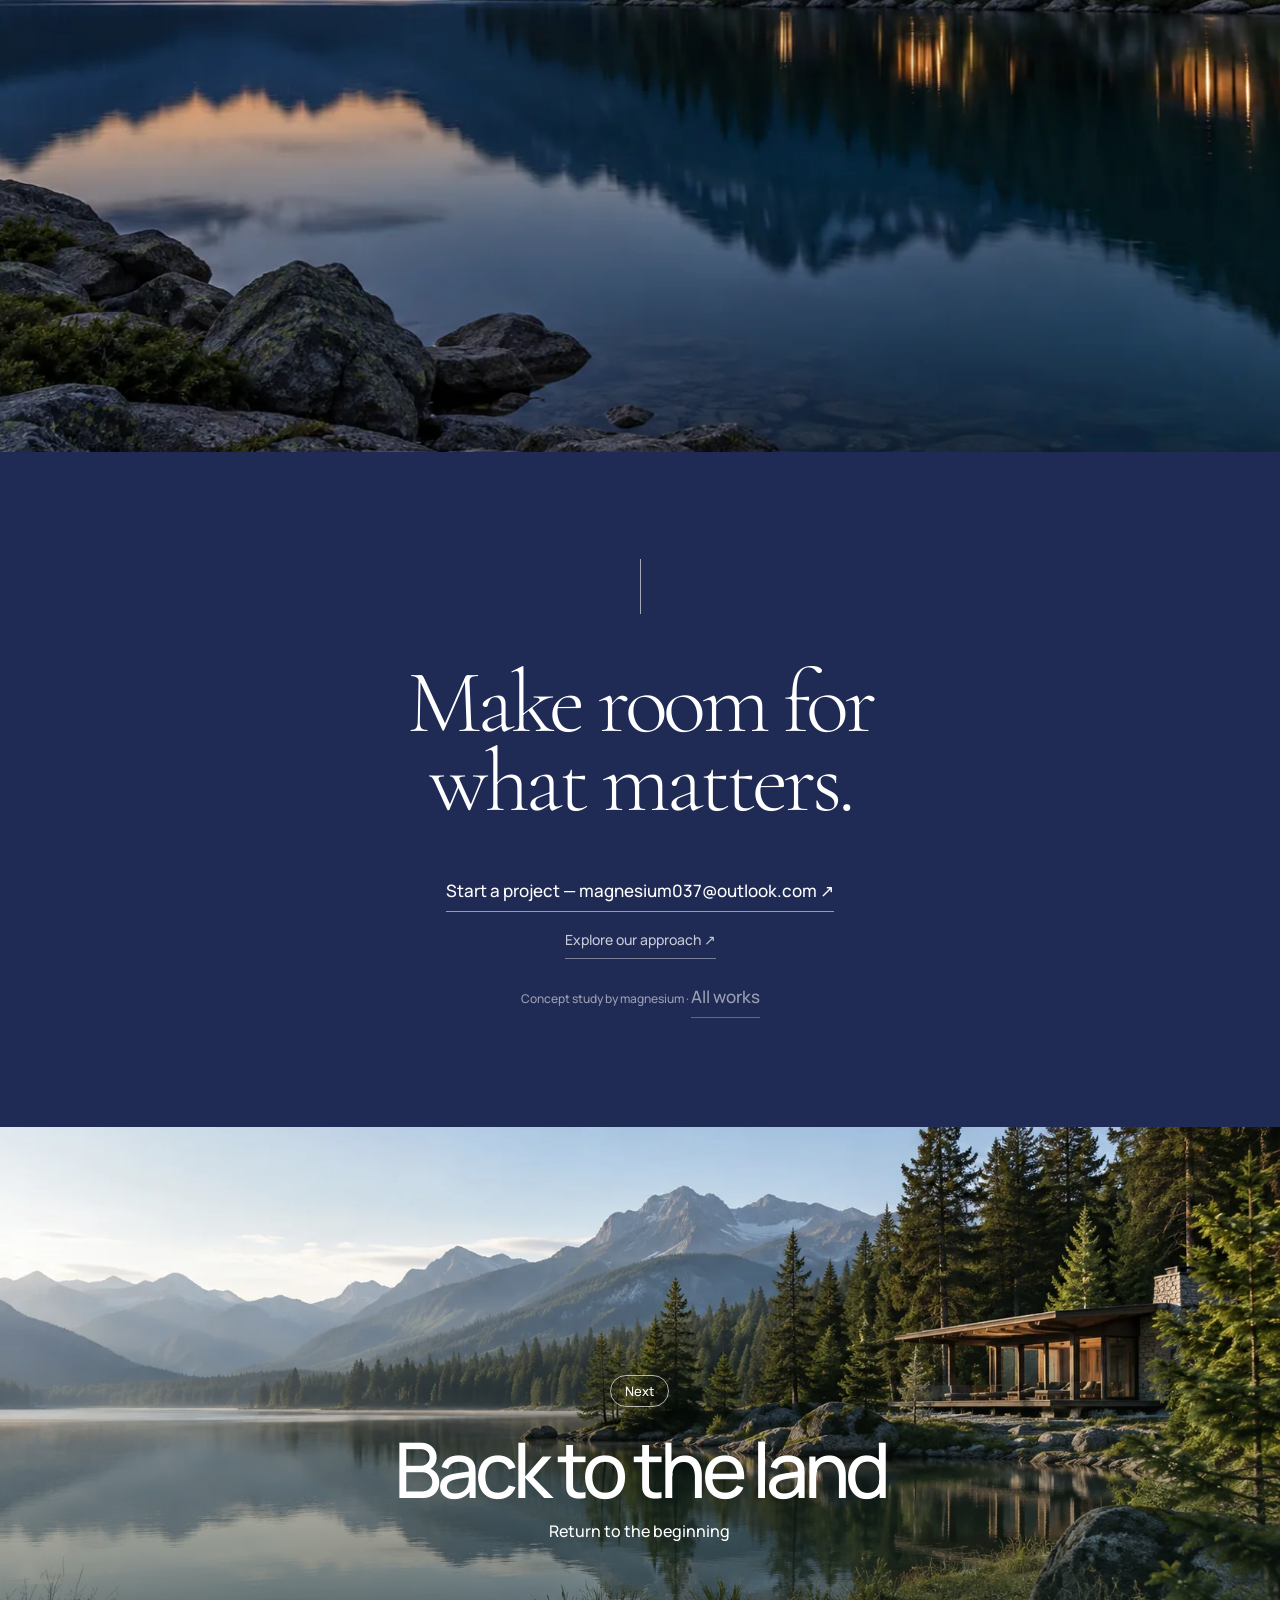
<file: northline/index.html>
<!doctype html>
<html lang="en">
<head>
  <meta charset="utf-8">
  <meta name="viewport" content="width=device-width, initial-scale=1">
  <meta name="theme-color" content="#202b55">
  <meta name="description" content="Northline creates places to pause, shaped by wild landscapes and the people who know them best.">
  <title>About — Northline</title>
  <style>
    @font-face{font-family:Manrope;src:url('assets/manrope-500.ttf') format('truetype');font-style:normal;font-weight:400 700;font-display:swap}
    @font-face{font-family:'Cormorant Garamond';src:url('assets/cormorant-garamond-300.ttf') format('truetype');font-style:normal;font-weight:300;font-display:swap}
    :root{--ink:#202b55;--muted:#707b9b;--paper:#fff;--mist:#eef2f2;--serif:'Cormorant Garamond',Georgia,serif;--sans:Manrope,Arial,sans-serif}
    *{box-sizing:border-box}
    html{scroll-behavior:smooth}
    body{margin:0;background:var(--paper);color:var(--ink);font-family:var(--sans);font-size:16px;overflow-x:hidden}
    button,a{font:inherit}
    button{cursor:pointer}
    a{color:inherit}
    :focus-visible{outline:3px solid #8ebad1;outline-offset:4px}
    img{display:block;width:100%}
    .skip{position:fixed;z-index:50;top:8px;left:8px;padding:.8rem 1rem;background:#fff;transform:translateY(-160%)}
    .skip:focus{transform:none}
    .hero{position:relative;min-height:100svh;overflow:hidden;color:#fff;background:#657a79;isolation:isolate}
    .hero__image,.hero__shade{position:absolute;inset:0;width:100%;height:100%;object-fit:cover}
    .hero__image{object-position:center 54%;transform:scale(1.1) translateY(calc(var(--hero-progress,0) * 2.5%));will-change:transform}
    .hero__shade{background:linear-gradient(180deg,rgba(10,22,34,.26),transparent 28%,transparent 63%,rgba(13,26,37,.25));z-index:0}
    .hero__nav{position:relative;z-index:2;display:grid;grid-template-columns:1fr 1fr 1fr;align-items:center;padding:37px clamp(22px,4.5vw,80px);font-size:17px;font-weight:600}
    .hero__nav a{text-decoration:none;width:max-content}
    .hero__nav a:last-child{justify-self:end}
    .wordmark{justify-self:center;font-weight:700;font-size:clamp(22px,2.1vw,37px);letter-spacing:.12em;line-height:1}
    .wordmark::before{content:'⌁';font-weight:400;letter-spacing:0;margin-right:.16em}
    .hero__type{position:absolute;z-index:1;left:-4vw;right:-10vw;top:28%;white-space:nowrap;font-size:clamp(110px,14.8vw,270px);letter-spacing:-.085em;font-weight:600;line-height:1.05;transform:translateX(calc(var(--hero-progress,0) * -9vw));pointer-events:none}
    .hero__caption{position:absolute;z-index:2;bottom:44px;left:clamp(22px,4.5vw,80px);font-size:16px;font-weight:600}
    .dock{position:fixed;z-index:40;right:clamp(18px,4vw,70px);bottom:36px;display:flex;align-items:stretch;gap:7px;color:#fff;transition:color .25s}
    .dock a,.dock button{border:1px solid rgba(255,255,255,.66);background:rgba(23,37,56,.04);color:inherit;text-decoration:none;padding:14px 20px;min-height:49px;backdrop-filter:blur(8px)}
    .dock button{width:54px;background:#fff;border-color:#fff;color:var(--ink);font-size:22px;line-height:1;padding:11px}
    body.on-light .dock{color:var(--ink)}
    body.on-light .dock a{border-color:rgba(32,43,85,.4);background:rgba(255,255,255,.84)}
    body.on-light .dock button{background:var(--ink);color:#fff;border-color:var(--ink)}
    .menu{position:fixed;z-index:38;inset:0;background:var(--ink);color:#fff;display:grid;align-content:center;padding:clamp(24px,6vw,100px)}
    .menu[hidden]{display:none}
    .menu__inner{display:grid;grid-template-columns:1fr 1fr;gap:4vw;align-items:end;max-width:1500px;margin:auto;width:100%}
    .menu__eyebrow{align-self:start;font-size:16px}
    .menu__links{display:grid;gap:.2em}
    .menu__links a{font-size:clamp(48px,7vw,112px);line-height:1;letter-spacing:-.065em;text-decoration:none;border-bottom:1px solid rgba(255,255,255,.35);padding:.15em 0}
    .menu__links a:hover{font-family:var(--serif);font-weight:400}
    .story-stage{height:225svh;position:relative;background:#fff}
    .story-pin{height:100svh;position:sticky;top:0;overflow:hidden;background:#fff}
    .eyebrow{font-size:15px;font-weight:600;letter-spacing:-.01em}
    .story-pin>.eyebrow{position:absolute;left:4.5vw;top:15.5%;z-index:2}
    .story-title{position:absolute;z-index:1;left:18%;top:16%;width:76%;font-size:clamp(38px,3.65vw,75px);line-height:1.08;letter-spacing:-.04em;font-weight:500;margin:0;text-align:left;transform:translateY(calc(var(--progress,0) * -65px));opacity:calc(1 - var(--progress,0) * 1.8)}
    .story-image{position:absolute;z-index:3;left:calc(47% - var(--progress,0) * 47%);top:calc(55% - var(--progress,0) * 55%);width:calc(45% + var(--progress,0) * 55%);height:calc(37% + var(--progress,0) * 63%);overflow:hidden;background:#b1c9c5}
    .story-image img{height:100%;object-fit:cover;object-position:center;transform:scale(calc(1.05 + var(--progress,0) * .05))}
    .story-image__link{position:absolute;inset:0;display:grid;place-items:center;color:#fff;text-decoration:none;font-size:15px}
    .story-image__link span{display:grid;place-items:center;width:78px;height:78px;border-radius:50%;background:#fff;color:var(--ink);font-size:25px;box-shadow:0 10px 40px #0003;transition:transform .25s}
    .story-image__link:hover span{transform:scale(1.12)}
    .quote{min-height:95svh;display:grid;align-content:center;justify-items:center;text-align:center;padding:150px 24px 130px;background:#fff}
    .quote__artifact{width:clamp(120px,12vw,210px);aspect-ratio:1;margin-bottom:6vw;overflow:hidden}
    .quote__artifact img{height:100%;object-fit:cover;object-position:left top;transform:scale(2.4);transform-origin:left top}
    .quote blockquote{font:300 clamp(48px,6.1vw,104px)/.91 var(--serif);letter-spacing:-.04em;margin:0;max-width:1000px}
    .quote cite{font:500 15px var(--sans);margin-top:50px;font-style:normal}
    .marquee{overflow:hidden;padding:1vw 0 4vw;white-space:nowrap;font-size:clamp(120px,19vw,350px);font-weight:600;letter-spacing:-.08em;line-height:.9;color:var(--ink)}
    .marquee__track{width:max-content;transform:translateX(calc(-8% - var(--marquee-progress,0) * 18%));will-change:transform}
    .statement{padding:clamp(120px,14vw,260px) 4.5vw clamp(90px,9vw,180px);display:grid;grid-template-columns:18% minmax(0,1fr);gap:1vw}
    .statement h2{font-size:clamp(40px,3.7vw,72px);line-height:1.1;letter-spacing:-.04em;font-weight:500;margin:0;max-width:1180px}
    .values{padding:2vw 8vw 10vw;display:grid;gap:clamp(60px,8vw,150px)}
    .value{display:grid;grid-template-columns:1fr 1fr;align-items:center;gap:clamp(40px,10vw,180px);min-height:530px}
    .value:nth-child(even) .value__photo{order:2}
    .value:nth-child(even) .value__copy{order:1;justify-self:end}
    .value__photo{width:min(100%,350px);height:clamp(360px,32vw,510px);overflow:hidden;justify-self:center;background:#c9d1ca}
    .value__photo img{height:112%;object-fit:cover;transform:translateY(calc(var(--img-shift,0) * -8%));will-change:transform}
    .value__copy{width:min(100%,330px)}
    .value__copy small{display:block;margin-bottom:44px;font-size:15px}
    .value h3{font-size:clamp(43px,4vw,72px);line-height:.97;letter-spacing:-.065em;font-weight:500;margin:0 0 40px}
    .value p{font-size:17px;line-height:1.5;color:#4b587e;margin:0}
    .wide-photo{height:95svh;min-height:560px;overflow:hidden;background:#697e76}
    .wide-photo img{height:100%;object-fit:cover;object-position:center;transform:scale(1.08) translateY(calc(var(--photo-progress,0) * -4%));will-change:transform}
    .closing{min-height:75svh;background:var(--ink);color:#fff;display:flex;flex-direction:column;align-items:center;justify-content:center;text-align:center;padding:100px 24px}
    .closing:before{content:'';height:55px;width:1px;background:#fff9;margin-bottom:50px}
    .closing h2{font:300 clamp(67px,7vw,123px)/.88 var(--serif);letter-spacing:-.045em;margin:0 0 58px;max-width:960px}
    .closing a{font-size:17px;text-decoration:none;border-bottom:1px solid #fff8;padding:0 0 9px}
    .next{min-height:55svh;position:relative;display:grid;align-items:end;justify-items:center;overflow:hidden;color:#fff;background:#4d6862;text-decoration:none;text-align:center;padding:80px 20px}
    .next img{position:absolute;inset:0;height:100%;object-fit:cover;transition:transform .7s}
    .next:hover img{transform:scale(1.04)}
    .next:after{content:'';position:absolute;inset:0;background:linear-gradient(transparent 38%,#11221d83)}
    .next__text{position:relative;z-index:1}
    .next small{display:inline-block;border:1px solid #fffa;border-radius:99px;padding:6px 14px;font-size:13px}
    .next h2{font-size:clamp(60px,6vw,112px);letter-spacing:-.065em;line-height:1;margin:24px 0 12px}
    .next p{font-size:16px;margin:0}
    .reveal{opacity:0;transform:translateY(36px);transition:opacity .8s ease,transform .8s cubic-bezier(.2,.7,.2,1)}
    .reveal.in-view{opacity:1;transform:none}
    @media(max-width:800px){
      .hero__nav{padding:24px;grid-template-columns:1fr auto 1fr;font-size:13px}.wordmark{font-size:19px}.hero__type{top:39%;font-size:clamp(94px,19vw,150px);left:-16vw}.hero__caption{left:24px;bottom:25px}
      .dock{right:16px;bottom:16px}.dock a{padding:12px;font-size:13px}.dock button{width:46px;min-height:45px}
      .menu__inner{grid-template-columns:1fr;gap:60px}.menu__links a{font-size:clamp(42px,13vw,80px)}
      .story-stage{height:auto}.story-pin{height:auto;position:relative;overflow:visible;padding:130px 24px 60px}.story-pin>.eyebrow{position:static;margin-bottom:28px}.story-title{position:static;opacity:1;transform:none;width:100%;font-size:clamp(34px,7.6vw,56px);margin-bottom:50px}.story-image{position:relative;left:auto;top:auto;width:100%;height:70vw;min-height:310px}.story-image__link span{width:60px;height:60px}
      .quote{min-height:70svh;padding:100px 24px}.quote__artifact{margin-bottom:50px}.quote blockquote{font-size:clamp(42px,9vw,72px)}
      .statement{grid-template-columns:1fr;padding:110px 24px 90px;gap:48px}.statement h2{font-size:clamp(34px,7.6vw,56px)}
      .values{padding:20px 24px 110px;gap:90px}.value{grid-template-columns:1fr 1fr;gap:25px;min-height:0}.value__photo{height:430px}.value__copy small{margin-bottom:25px}.value h3{font-size:clamp(34px,5vw,56px);margin-bottom:22px}.value p{font-size:14px}
      .wide-photo{height:65svh;min-height:380px}.closing{min-height:65svh}.next{min-height:45svh}
    }
    @media(max-width:560px){
      .hero__nav{display:flex;justify-content:center}.hero__nav a:first-child,.hero__nav a:last-child{display:none}.wordmark{font-size:19px;letter-spacing:.09em}.hero__type{display:none}.hero__caption{left:50%;bottom:18px;transform:translateX(-50%)}.hero__image{object-position:53% center}.dock{left:50%;right:auto;bottom:61px;transform:translateX(-50%);white-space:nowrap}
      .story-pin{padding-top:100px}.story-title{font-size:33px;line-height:1.13;letter-spacing:-.025em}.story-image{min-height:280px;height:76vw}.quote blockquote{font-size:clamp(40px,11vw,64px)}.marquee{font-size:24vw;padding-bottom:40px}
      .values{gap:70px}.value,.value:nth-child(even){grid-template-columns:1fr;gap:28px}.value:nth-child(even) .value__photo,.value:nth-child(even) .value__copy{order:initial}.value__photo{width:80%;height:105vw;max-height:460px;justify-self:start}.value:nth-child(even) .value__photo{justify-self:end}.value__copy,.value:nth-child(even) .value__copy{width:80%;justify-self:end}.value:nth-child(even) .value__copy{justify-self:start}.value h3{font-size:47px}.value p{font-size:16px}
      .closing h2{font-size:clamp(57px,13vw,90px)}.next h2{font-size:61px}
    }
    @media(prefers-reduced-motion:reduce){
      html{scroll-behavior:auto}*,*:before,*:after{animation-duration:.01ms!important;transition-duration:.01ms!important;scroll-behavior:auto!important}
      .hero__image,.hero__type,.marquee__track,.wide-photo img,.value__photo img{transform:none!important}
      .story-stage{height:auto}.story-pin{position:relative;height:auto;padding:130px 4.5vw 100px;min-height:0}.story-pin>.eyebrow,.story-title,.story-image{position:relative;left:auto;top:auto}.story-pin>.eyebrow{margin-bottom:40px}.story-title{width:100%;opacity:1;transform:none;margin-bottom:60px}.story-image{width:100%;height:62vw;max-height:740px}.reveal{opacity:1;transform:none}
    }
  </style>
</head>
<body id="top">
  <a class="skip" href="#main">Skip to content</a>
  <header class="hero" id="hero">
    <img class="hero__image" src="assets/hero.webp" alt="Quiet timber retreat among mountains and forest" fetchpriority="high">
    <div class="hero__shade" aria-hidden="true"></div>
    <nav class="hero__nav" aria-label="Primary"><a href="#about">About</a><a class="wordmark" href="#top" aria-label="Northline home">NORTHLINE</a><a href="#contact">Explore</a></nav>
    <div class="hero__type" aria-hidden="true">About Northline&nbsp; About Northline</div>
    <span class="hero__caption">(Scroll to explore)</span>
  </header>
  <div class="dock"><a href="#places">Our approach ⌗</a><button id="menuButton" type="button" aria-label="Open menu" aria-expanded="false" aria-controls="menu">☰</button></div>
  <nav class="menu" id="menu" aria-label="Page sections" hidden><div class="menu__inner"><p class="menu__eyebrow">(Northline / About)</p><div class="menu__links"><a href="#top">Home</a><a href="#about">Our story</a><a href="#places">What guides us</a><a href="#contact">Explore further</a></div></div></nav>
  <main id="main">
    <section class="story-stage" id="about" aria-labelledby="about-title">
      <div class="story-pin">
        <span class="eyebrow">(About Northline)</span>
        <h1 class="story-title" id="about-title">Northline is an independent landscape and retreat design studio, creating places to pause. We work with wild landscapes, local makers and the people who know each place best, shaping stays deeply connected to where they are.</h1>
        <div class="story-image"><img src="assets/story.webp" alt="Architecture opening towards a quiet mountain landscape" loading="lazy"><a class="story-image__link" href="#philosophy" aria-label="Explore our philosophy"><span aria-hidden="true">↗</span></a></div>
      </div>
    </section>
    <section class="quote" aria-label="Our belief"><div class="quote__artifact" aria-hidden="true"><img src="assets/value-4.webp" alt="" loading="lazy"></div><blockquote class="reveal">“A place should feel as though it has always belonged.”</blockquote><cite class="reveal">Northline</cite></section>
    <div class="marquee" aria-hidden="true"><div class="marquee__track">IN GOOD COMPANY&nbsp; IN GOOD COMPANY&nbsp;</div></div>
    <section class="statement" id="philosophy"><span class="eyebrow">(Philosophy)</span><h2 class="reveal">Every site asks a different question. We begin with its light, its seasons, its materials, and the ways people might gather there.</h2></section>
    <section class="values" id="places" aria-label="What guides our work">
      <article class="value"><div class="value__photo"><img src="assets/value-1.webp" alt="Forest valley viewed from above" loading="lazy"></div><div class="value__copy reveal"><small>(01)</small><h3>Read<br>the land</h3><p>We pay attention to the contours, weather and existing life of a place before drawing a line.</p></div></article>
      <article class="value"><div class="value__photo"><img src="assets/value-2.webp" alt="Timber architecture immersed in a natural setting" loading="lazy"></div><div class="value__copy reveal"><small>(02)</small><h3>Build<br>lightly</h3><p>Materials, form and footprint are chosen to sit carefully within the landscape and last with it.</p></div></article>
      <article class="value"><div class="value__photo"><img src="assets/value-3.webp" alt="A lakeside terrace arranged for a shared moment outdoors" loading="lazy"></div><div class="value__copy reveal"><small>(03)</small><h3>Make room<br>to gather</h3><p>A place becomes meaningful through the daily rituals and shared moments it makes possible.</p></div></article>
      <article class="value"><div class="value__photo"><img src="assets/value-4.webp" alt="Quiet interior connected to the view beyond" loading="lazy"></div><div class="value__copy reveal"><small>(04)</small><h3>Grow with<br>the seasons</h3><p>We design for changing light, changing needs and the slow beauty that arrives over time.</p></div></article>
    </section>
    <section class="statement" id="process"><span class="eyebrow">(The process)</span><h2 class="reveal">We work with local makers, ecologists and hosts to turn careful observation into generous places for people to reconnect with nature.</h2></section>
    <section class="wide-photo" aria-label="Northline landscape"><img src="assets/closing.webp" alt="A quiet retreat beside a mountain lake" loading="lazy"></section>
    <section class="closing" id="contact"><h2>Make room for<br>what matters.</h2><a href="mailto:magnesium037@outlook.com?subject=Northline%20enquiry">Start a project — magnesium037@outlook.com ↗</a><a href="#places" style="margin-top:18px;font-size:14px;opacity:.75">Explore our approach ↗</a><p style="margin-top:26px;font-size:12px;opacity:.55">Concept study by magnesium · <a href="../index.html" style="color:inherit">All works</a></p></section>
    <a class="next" href="#top" aria-label="Return to the beginning"><img src="assets/hero.webp" alt="" loading="lazy"><div class="next__text"><small>Next</small><h2>Back to the land</h2><p>Return to the beginning</p></div></a>
  </main>
  <script>
    (()=>{
      const reduced=matchMedia('(prefers-reduced-motion: reduce)');
      const hero=document.querySelector('.hero');
      const stage=document.querySelector('.story-stage');
      const marquee=document.querySelector('.marquee');
      const photo=document.querySelector('.wide-photo');
      const rows=[...document.querySelectorAll('.value')];
      const menu=document.querySelector('#menu');
      const menuButton=document.querySelector('#menuButton');
      const clamp=n=>Math.max(0,Math.min(1,n));
      let ticking=false;
      function update(){
        ticking=false;
        const y=scrollY,h=innerHeight;
        if(!reduced.matches){
          hero.style.setProperty('--hero-progress',clamp(y/h));
          if(innerWidth>800){const travel=stage.offsetHeight-h;stage.style.setProperty('--progress',travel>0?clamp((y-stage.offsetTop)/travel):0)}
          marquee.style.setProperty('--marquee-progress',clamp((y-marquee.offsetTop+h)/(marquee.offsetHeight+h)));
          photo.style.setProperty('--photo-progress',clamp((y-photo.offsetTop+h)/(photo.offsetHeight+h)));
          rows.forEach(row=>row.style.setProperty('--img-shift',clamp((y-row.offsetTop+h)/(row.offsetHeight+h))));
        }
        const dark=y<h*.8||(document.querySelector('.closing').getBoundingClientRect().top<h*.75&&document.querySelector('.closing').getBoundingClientRect().bottom>h*.25)||document.querySelector('.next').getBoundingClientRect().top<h*.6;
        document.body.classList.toggle('on-light',!dark);
      }
      function onScroll(){if(!ticking){ticking=true;requestAnimationFrame(update)}}
      addEventListener('scroll',onScroll,{passive:true});addEventListener('resize',onScroll);reduced.addEventListener('change',onScroll);update();
      const observer=new IntersectionObserver(entries=>entries.forEach(e=>{if(e.isIntersecting){e.target.classList.add('in-view');observer.unobserve(e.target)}}),{threshold:.15});
      document.querySelectorAll('.reveal').forEach(e=>observer.observe(e));
      function setMenu(open){menu.hidden=!open;menuButton.setAttribute('aria-expanded',String(open));menuButton.setAttribute('aria-label',open?'Close menu':'Open menu');menuButton.textContent=open?'×':'☰';document.body.style.overflow=open?'hidden':'';if(open)menu.querySelector('a').focus();else menuButton.focus()}
      menuButton.addEventListener('click',()=>setMenu(menu.hidden));
      menu.querySelectorAll('a').forEach(a=>a.addEventListener('click',()=>setMenu(false)));
      addEventListener('keydown',e=>{if(e.key==='Escape'&&!menu.hidden)setMenu(false)});
    })();
  </script>
</body>
</html>
</file>
<file: ibm/style.css>
:root{--paper:#f5f7fa;--white:#fff;--ink:#142130;--muted:#586879;--blue:#0f62fe;--line:#cbd5df;--pale:#e7edf4;--navy:#10263b;--edge:clamp(24px,4.6vw,82px);--max:1680px}
*{box-sizing:border-box}
html{scroll-behavior:smooth}
body{margin:0;background:var(--paper);color:var(--ink);font-family:"IBM Plex Sans",Arial,sans-serif;font-size:16px;line-height:1.5}
button,input,select,textarea{font:inherit}
button{cursor:pointer}
a{color:inherit;text-decoration:none}
img{max-width:100%;display:block}
h1,h2,h3,p,figure{margin:0}
h1,h2,h3{font-weight:400;line-height:1.08;letter-spacing:0}
h2,h3{font-weight:500}
h1 em,h2 em{font-style:normal}
h1{font-size:clamp(62px,6.3vw,100px)}
h2{font-size:clamp(38px,4.3vw,68px)}
h3{font-size:clamp(30px,3vw,46px)}
p{max-width:72ch}
::selection{background:#b4ccff;color:var(--ink)}
:focus-visible{outline:3px solid var(--blue);outline-offset:4px}
[hidden]{display:none!important}
.shell{width:min(100%,var(--max));margin-inline:auto;padding-inline:var(--edge)}
.section-space{padding-block:clamp(90px,11vw,180px)}
.skip-link{position:absolute;z-index:100;left:16px;top:-100px;background:var(--blue);color:#fff;padding:12px 18px}
.skip-link:focus{top:12px}
.study-note{background:var(--navy);color:#fff;text-align:center;padding:7px 16px;font:500 12px/1.3 "IBM Plex Sans",Arial,sans-serif}
.study-note span{color:#9fc0fb;padding:0 8px}
.site-header{height:92px;display:flex;align-items:stretch;justify-content:space-between;border-bottom:1px solid var(--line);background:rgba(245,247,250,.97);position:sticky;top:0;z-index:30;backdrop-filter:blur(12px)}
.brand{display:flex;align-items:center;gap:24px;padding:0 var(--edge);min-width:275px;border-right:1px solid var(--line)}
.brand img{width:74px;height:auto}
.brand span{font:400 12px/1.25 "IBM Plex Sans",Arial,sans-serif;color:var(--muted)}
.site-nav{display:flex;align-items:stretch;margin-left:auto}
.site-nav a{display:flex;align-items:center;padding:0 clamp(11px,1.2vw,22px);font-size:14px;font-weight:500;white-space:nowrap;border-left:1px solid transparent;transition:background .18s,color .18s}
.site-nav a:hover,.site-nav a[aria-current="page"]{background:var(--pale)}
.site-nav a[aria-current="page"]{box-shadow:inset 0 -3px var(--blue)}
.site-nav .nav-contact{min-width:140px;justify-content:space-between;background:var(--blue);color:#fff;border-left:0;margin-left:10px;padding-inline:24px}
.site-nav .nav-contact:hover,.site-nav .nav-contact[aria-current="page"]{background:#0043ce;box-shadow:none}
.menu-toggle{display:none}
.page{animation:page-enter .35s ease-out both}
@keyframes page-enter{from{opacity:.9;transform:translateY(8px)}to{opacity:1;transform:none}}
#about.page{animation:none}
#about:not([hidden]) .hero-copy .section-index{animation:hero-copy-in .7s cubic-bezier(.22,1,.36,1) .08s both}
#about:not([hidden]) .hero-copy h1{animation:hero-copy-in .9s cubic-bezier(.22,1,.36,1) .2s both}
#about:not([hidden]) .hero-bottom{animation:hero-copy-in .8s cubic-bezier(.22,1,.36,1) .42s both}
@keyframes hero-copy-in{from{opacity:0;transform:translateY(30px)}to{opacity:1;transform:none}}
.section-index{display:flex;justify-content:space-between;gap:16px;max-width:none;font:500 13px/1.35 "IBM Plex Sans",Arial,sans-serif;color:var(--muted)}
.section-index span{white-space:nowrap}
.margin-label{font:500 13px/1.5 "IBM Plex Sans",Arial,sans-serif;color:var(--blue)}
.text-link{display:inline-flex;align-items:center;justify-content:space-between;gap:30px;min-width:210px;border-bottom:1px solid currentColor;padding:0 0 10px;font-weight:600;margin-top:30px;transition:color .18s,background .18s}
.text-link:hover{color:var(--blue)}
.small-note{font-size:13px;color:var(--muted);line-height:1.5}
.hero-about{display:grid;grid-template-columns:1.06fr .94fr;gap:clamp(34px,5vw,90px);min-height:min(850px,calc(100svh - 124px));padding-top:clamp(42px,6vw,90px);padding-bottom:clamp(45px,5vw,80px)}
.hero-copy{display:flex;flex-direction:column;min-width:0}
.hero-copy h1{max-width:9ch;margin-top:clamp(85px,10vw,170px)}
.hero-bottom{display:grid;grid-template-columns:minmax(0,1.3fr) minmax(150px,.7fr);gap:clamp(26px,4vw,70px);align-items:end;margin-top:auto;padding-top:45px}
.hero-bottom p{font-size:clamp(17px,1.35vw,22px);line-height:1.45;max-width:40ch}
.hero-bottom .text-link{min-width:0;margin-top:0}
.hero-photo{position:relative;min-height:590px;overflow:hidden;background:#20242b}
.hero-photo img{width:100%;height:100%;position:absolute;inset:0;object-fit:cover;object-position:center 50%;filter:grayscale(1)}
#about:not([hidden]) .hero-photo{animation:hero-photo-reveal 1.05s cubic-bezier(.22,1,.36,1) .2s both}
#about:not([hidden]) .hero-photo img{animation:hero-photo-focus 1.2s cubic-bezier(.22,1,.36,1) .2s both}
@keyframes hero-photo-reveal{from{opacity:.4;clip-path:inset(100% 0 0)}to{opacity:1;clip-path:inset(0)}}
@keyframes hero-photo-focus{from{transform:scale(1.12)}to{transform:scale(1)}}
figcaption{position:absolute;bottom:16px;left:16px;background:rgba(16,38,59,.82);padding:5px 8px;color:#fff;font:400 10px/1.3 "IBM Plex Mono",monospace}
.intro-grid{display:grid;grid-template-columns:24% 1fr;gap:5vw;border-top:1px solid var(--line)}
.intro-grid h2{max-width:15ch}
.large-copy{font-size:clamp(19px,1.7vw,27px);line-height:1.42;color:var(--muted);max-width:31ch;margin-top:clamp(35px,5vw,75px)}
.photo-interlude{--photo-gap:clamp(80px,10vw,150px);position:relative;padding-bottom:var(--photo-gap)}
.photo-interlude img{width:78%;height:clamp(400px,52vw,700px);margin-left:auto;object-fit:cover;object-position:center 48%}
.photo-interlude figcaption{left:auto;right:calc(var(--edge) + 15px);bottom:calc(var(--photo-gap) + 15px)}
.reveal-ready [data-photo-reveal]{opacity:0;transform:translateY(20px);transition:opacity .8s ease .1s,transform .8s cubic-bezier(.22,1,.36,1) .1s}
.reveal-ready [data-photo-reveal].is-visible{opacity:1;transform:none}
.history-block{background:var(--white)}
.history-grid{display:grid;grid-template-columns:1fr 1fr;gap:10vw}
.history-title h2{max-width:11ch;margin-top:42px}
.history-copy>p{font-size:clamp(18px,1.55vw,25px);line-height:1.45;max-width:32ch}
.timeline{margin-top:65px;border-top:1px solid var(--ink)}
.timeline>div{display:grid;grid-template-columns:120px 1fr;gap:22px;border-bottom:1px solid var(--line);padding:26px 0}
.timeline span{font:500 13px/1.4 "IBM Plex Mono",monospace;color:var(--blue)}
.timeline p{font-size:16px;max-width:34ch}
.section-heading{display:flex;justify-content:space-between;align-items:end;gap:35px}
.section-heading h2{max-width:15ch;margin-top:20px}
.values-intro{display:grid;grid-template-columns:24% 1fr;gap:5vw;border-top:1px solid var(--line)}
.values-intro h2{max-width:15ch}
.values-intro p:last-child{font-size:14px;color:var(--muted);margin-top:25px}
.values-stage{display:none}
.values-fallback{list-style:none;padding:0 var(--edge) 100px;margin:0 auto;max-width:var(--max);display:grid;grid-template-columns:repeat(3,1fr);gap:14px}
.values-fallback li{min-height:330px;background:#fff;border-top:4px solid var(--blue);padding:28px;display:flex;flex-direction:column}
.values-fallback li span{font:500 14px "IBM Plex Mono",monospace;color:var(--blue)}
.values-fallback h3{font-size:clamp(32px,3vw,48px);max-width:10ch;margin-top:50px}
.values-fallback p{font-size:16px;color:var(--muted);margin-top:auto;padding-top:25px}
.morph-enabled .values-scroll{height:700svh;position:relative}
.morph-enabled .values-fallback{position:absolute;width:1px;height:1px;padding:0;margin:-1px;overflow:hidden;clip-path:inset(50%);white-space:nowrap;grid-template-columns:1fr}
.morph-enabled .values-stage{--head:92px;display:block;position:sticky;top:var(--head);height:calc(100svh - var(--head));overflow:hidden;background:var(--blue);color:#fff}
.values-grid{position:absolute;inset:0;background-image:linear-gradient(90deg,rgba(255,255,255,.09) 1px,transparent 1px);background-size:calc(100% / 12) 100%}
.values-divider{position:absolute;z-index:1;top:0;bottom:0;left:50%;width:1px;background:rgba(255,255,255,.48)}
.values-stage-top{position:absolute;z-index:3;left:var(--edge);right:var(--edge);top:clamp(35px,6vh,80px);display:grid;grid-template-columns:1fr 1fr;gap:5vw;align-items:start}
.values-stage-top span{font:500 clamp(16px,1.7vw,26px) "IBM Plex Mono",monospace}
.values-stage-top h3{font-size:clamp(42px,4.3vw,68px);max-width:10ch;margin-left:7vw;background:var(--blue);box-shadow:-18px 0 24px var(--blue);padding-bottom:8px}
#value-glyph{position:absolute;z-index:2;left:50%;top:50%;transform:translate(-50%,-50%);width:min(42vw,430px);height:min(42vw,430px);overflow:visible}
#value-glyph svg{display:block;width:100%;height:100%}
#value-copy{position:absolute;z-index:3;right:var(--edge);bottom:clamp(95px,12vh,170px);width:calc(50% - var(--edge) - 7vw);max-width:31ch;font-size:clamp(18px,1.65vw,27px);line-height:1.44}
.values-stage-bottom{position:absolute;z-index:3;left:var(--edge);right:var(--edge);bottom:35px;display:flex;justify-content:space-between;gap:20px;align-items:end;font:500 12px "IBM Plex Mono",monospace}
.values-stage-bottom button{border:0;border-bottom:1px solid #fff;background:transparent;color:#fff;padding:8px 0}
.values-stage-bottom button:hover{color:#d7e8ff}
.value-controls{display:none}
.values-progress{position:absolute;z-index:3;bottom:0;left:0;height:5px;background:#d7e8ff;width:100%;transform:scaleX(0);transform-origin:left center}
.people-preview{display:grid;grid-template-columns:1fr 1fr;gap:12vw;border-top:1px solid var(--line)}
.people-preview h2{max-width:12ch;margin-top:24px}
.people-preview>div:last-child{display:flex;flex-direction:column;align-items:start;justify-content:end}
.people-preview p:not(.margin-label){font-size:clamp(19px,1.5vw,25px);line-height:1.45;max-width:31ch}
.next-page{display:flex;align-items:center;justify-content:space-between;gap:30px;border-top:1px solid var(--ink);padding-top:25px;padding-bottom:90px}
.next-page span:first-child{font:500 13px "IBM Plex Mono",monospace;color:var(--muted)}
.next-page a{font-size:clamp(36px,5vw,80px);font-weight:400;line-height:1.08}
.next-page a:hover{color:var(--blue)}
.next-page a span{font-size:.5em;vertical-align:top;color:var(--blue)}

.tech-hero{display:grid;grid-template-columns:1fr 1fr;gap:7vw;min-height:740px;padding-top:70px;padding-bottom:90px}
.tech-hero-copy{display:flex;flex-direction:column}
.tech-hero h1{font-size:clamp(62px,6.3vw,100px);max-width:11ch;margin-top:110px}
.tech-hero-copy>p:last-child{font-size:clamp(18px,1.55vw,25px);line-height:1.44;max-width:35ch;margin-top:auto;padding-top:55px}
.system-art{position:relative;min-height:550px;align-self:stretch;overflow:hidden;background-color:#112b45;background-image:linear-gradient(rgba(199,217,238,.14) 1px,transparent 1px),linear-gradient(90deg,rgba(199,217,238,.14) 1px,transparent 1px);background-size:40px 40px}
.system-art:before,.system-art:after{content:"";position:absolute;border:1px solid #85b6ff;border-radius:50%;aspect-ratio:1;left:50%;top:50%;transform:translate(-50%,-50%)}
.system-art:before{width:72%;animation:system-breathe 7s ease-in-out infinite alternate}.system-art:after{width:43%;animation:system-breathe 5.5s ease-in-out -2s infinite alternate}
.system-art-core{position:absolute;left:50%;top:50%;transform:translate(-50%,-50%);width:18%;aspect-ratio:1;border-radius:50%;background:var(--blue);box-shadow:0 0 0 20px rgba(15,98,254,.18);animation:core-breathe 4.8s ease-in-out infinite alternate}
.system-node{position:absolute;width:16px;height:16px;border-radius:50%;background:#e0ecff;box-shadow:0 0 0 7px rgba(220,236,255,.16);animation:node-drift 5s ease-in-out infinite alternate}
.node-a{top:14%;left:46%}.node-b{top:47%;left:14%;animation-delay:-1.2s}.node-c{right:14%;top:48%;animation-delay:-2.4s}.node-d{bottom:13%;left:48%;animation-delay:-3.6s}
@keyframes system-breathe{to{transform:translate(-50%,-50%) scale(1.07);opacity:.68}}
@keyframes core-breathe{to{transform:translate(-50%,-50%) scale(1.12)}}
@keyframes node-drift{to{transform:translate3d(0,-9px,0);opacity:.72}}
.tech-statement{display:grid;grid-template-columns:25% 1fr;gap:5vw;border-top:1px solid var(--line)}
.tech-statement h2{max-width:15ch}
.tech-fields{padding-bottom:clamp(90px,11vw,170px)}
.tech-field{display:grid;grid-template-columns:18% minmax(0,1fr) 32%;gap:5vw;min-height:450px;padding:50px 0;border-top:1px solid var(--ink)}
.tech-field:last-child{border-bottom:1px solid var(--ink)}
.field-meta{display:flex;flex-direction:column;justify-content:space-between;align-items:start;color:var(--blue);font:500 13px "IBM Plex Mono",monospace}
.field-meta span:first-child{font-size:18px}
.tech-field h3{max-width:10ch}
.tech-field p{font-size:18px;color:var(--muted);max-width:35ch;margin-top:32px}
.field-visual{position:relative;min-height:330px;overflow:hidden;background:var(--pale)}
.ai-visual{background-image:repeating-linear-gradient(90deg,transparent 0 20px,#cad7e6 21px 22px),repeating-linear-gradient(0deg,transparent 0 20px,#cad7e6 21px 22px);background-color:#e3ebf5}
.ai-visual i{position:absolute;width:12%;aspect-ratio:1;border-radius:50%;background:var(--blue)}
.ai-visual i:nth-child(1){top:19%;left:22%}.ai-visual i:nth-child(2){top:44%;left:48%;width:22%}.ai-visual i:nth-child(3){bottom:18%;left:17%;width:8%}.ai-visual i:nth-child(4){top:15%;right:12%;width:6%}
.cloud-visual{background:#163656}
.cloud-visual i{position:absolute;border:1px solid #a0bfe7;background:rgba(15,98,254,.28)}
.cloud-visual i:nth-child(1){width:45%;height:30%;left:13%;top:20%}.cloud-visual i:nth-child(2){width:48%;height:39%;right:10%;top:31%}.cloud-visual i:nth-child(3){width:31%;height:27%;left:23%;bottom:12%}
.research-visual{background:#edf1f6}
.research-visual i{position:absolute;border:2px solid var(--blue);border-radius:50%;aspect-ratio:1;left:50%;top:50%;transform:translate(-50%,-50%)}
.research-visual i:nth-child(1){width:75%}.research-visual i:nth-child(2){width:48%}.research-visual i:nth-child(3){width:20%;background:var(--blue)}

.impact-hero{position:relative;overflow:hidden;background:#0f62fe;color:#fff;min-height:720px}
.impact-hero-grid{position:relative;z-index:2;display:grid;grid-template-columns:1.4fr .6fr;gap:6vw;min-height:720px;padding-top:70px;padding-bottom:90px;align-items:center}
.impact-hero .section-index{color:#dbe7ff}
.impact-hero h1{max-width:11ch;margin-top:100px}
.impact-hero-grid>p{font-size:clamp(19px,1.65vw,27px);line-height:1.44;max-width:27ch}
.impact-orbit{position:absolute;width:min(800px,60vw);aspect-ratio:1;top:-39%;right:-11%;border:1px solid rgba(255,255,255,.32);border-radius:50%}
.impact-orbit span{position:absolute;inset:11%;border:1px solid rgba(255,255,255,.35);border-radius:50%;animation:orbit-breathe 6s ease-in-out infinite alternate}
.impact-orbit span:nth-child(2){inset:25%;animation-delay:-2s}.impact-orbit span:nth-child(3){inset:40%;background:rgba(255,255,255,.08);animation-delay:-4s}
@keyframes orbit-breathe{to{transform:scale(1.09);opacity:.6}}
.impact-intro{display:grid;grid-template-columns:22% 1fr 24%;gap:5vw;align-items:start}
.impact-intro h2{max-width:13ch}
.impact-intro>p:last-child{font-size:17px;line-height:1.5;color:var(--muted)}
.impact-stories{padding-bottom:60px}
.impact-stories article{display:grid;grid-template-columns:20% 1fr 29%;gap:5vw;padding:48px 0 70px;border-top:1px solid var(--ink)}
.story-count{font:500 13px "IBM Plex Mono",monospace;color:var(--blue)}
.impact-stories h3{max-width:15ch}
.impact-stories article>p{font-size:18px;line-height:1.5;max-width:32ch;color:var(--muted)}
.story-rule{grid-column:2/4;display:grid;grid-template-columns:repeat(3,1fr);gap:8px;margin-top:16px}
.story-rule span{border-top:4px solid var(--blue);padding:12px 0;color:var(--muted);font:500 13px "IBM Plex Mono",monospace}
.impact-close{display:grid;grid-template-columns:20% 1fr 25%;gap:5vw;align-items:end;border-top:1px solid var(--line)}
.impact-close h2{max-width:12ch}.impact-close .text-link{align-self:end}

.people-hero{display:grid;grid-template-columns:49% 1fr;gap:8vw;min-height:760px;padding-top:60px;padding-bottom:60px}
.people-hero figure{position:relative;min-height:650px;background:#222;overflow:hidden}
.people-hero figure img{position:absolute;width:100%;height:100%;object-fit:cover;object-position:42% 55%;filter:grayscale(1)}
.people-hero>div{display:flex;flex-direction:column;align-items:start}
.people-hero h1{font-size:clamp(62px,6.3vw,100px);max-width:11ch;margin-top:120px}
.people-hero>div>p:not(.section-index){font-size:clamp(18px,1.55vw,25px);line-height:1.45;max-width:31ch;margin-top:auto;padding-top:45px}
.people-hero .text-link{margin-bottom:8px}
.disciplines{border-top:1px solid var(--line)}
.filters{display:flex;gap:8px;flex-wrap:wrap;margin:50px 0 30px}
.filters button{border:1px solid var(--line);background:transparent;color:var(--ink);padding:10px 20px;min-height:44px;font-size:14px}
.filters button:hover{border-color:var(--blue);color:var(--blue)}
.filters button[aria-pressed="true"]{background:var(--blue);color:#fff;border-color:var(--blue)}
.discipline-list{display:grid;grid-template-columns:repeat(2,1fr);gap:12px}
.discipline-list article{min-height:290px;background:#fff;padding:32px;display:flex;flex-direction:column}
.discipline-list article span{font:500 13px "IBM Plex Mono",monospace;color:var(--blue)}
.discipline-list h3{font-size:clamp(36px,3.5vw,56px);margin-top:auto}
.discipline-list p{color:var(--muted);font-size:16px;margin-top:22px;max-width:39ch}
.culture-band{background:var(--navy);color:#fff;padding:clamp(90px,10vw,160px) 0}
.culture-band h2{max-width:15ch;margin-top:28px}.culture-band p:last-child{margin:50px 0 0 auto;font-size:clamp(19px,1.5vw,25px);max-width:29ch}

.services-hero{min-height:690px;padding-top:70px;padding-bottom:80px;display:flex;flex-direction:column}
.services-hero h1{max-width:10ch;margin-top:120px}
.services-intro{display:flex;align-items:end;justify-content:space-between;gap:40px;margin-top:auto;padding-top:55px}
.services-intro span{font-size:clamp(20px,1.75vw,28px);max-width:26ch}
.services-intro p{max-width:30ch;color:var(--muted)}
.services-list{background:#fff}
.services-list article{display:grid;grid-template-columns:13% 1fr 70px;gap:5vw;align-items:start;padding:55px 0 70px;border-top:1px solid var(--ink)}
.services-list article:last-child{border-bottom:1px solid var(--ink)}
.service-number{font:500 18px "IBM Plex Mono",monospace;color:var(--blue)}
.services-list h2{font-size:clamp(42px,5.2vw,82px);max-width:16ch}
.services-list p{font-size:19px;line-height:1.5;color:var(--muted);max-width:37ch;margin-top:32px}
.services-list ul{display:flex;flex-wrap:wrap;gap:14px 35px;list-style:none;padding:0;margin:44px 0 0;color:var(--muted);font:500 13px "IBM Plex Mono",monospace}
.services-list li:before{content:"/";color:var(--blue);padding-right:8px}
.services-list article>a{display:grid;place-items:center;width:64px;height:64px;border:1px solid var(--ink);font-size:30px;transition:background .18s,color .18s}
.services-list article>a:hover{background:var(--blue);border-color:var(--blue);color:#fff}
.service-bridge{display:grid;grid-template-columns:1fr 1fr;gap:10vw;align-items:center}
.bridge-art{min-height:480px;background:#dbe6f1;display:flex;align-items:center;justify-content:center;gap:12px;overflow:hidden}
.bridge-art span{width:18%;height:36%;background:#0f62fe;transform:skewY(-22deg)}
.bridge-art span:nth-child(2){height:55%;background:#1953b5}.bridge-art span:nth-child(3){height:74%;background:#153757}
.service-bridge h2{max-width:12ch;margin-top:25px}.service-bridge p:not(.margin-label){font-size:19px;color:var(--muted);max-width:31ch;margin-top:40px}

.journal-hero{min-height:560px;padding-top:70px;padding-bottom:80px;display:grid;grid-template-columns:1.45fr .55fr;gap:7vw;align-items:end}
.journal-hero h1{max-width:10ch;margin-top:115px}
.journal-hero>p{font-size:clamp(18px,1.55vw,25px);line-height:1.45;max-width:28ch}
.journal-feature{background:var(--navy);color:#fff}
.journal-feature-grid{display:grid;grid-template-columns:1fr 1fr;gap:10vw;min-height:570px;padding-top:80px;padding-bottom:80px;align-items:center}
.journal-feature h2{max-width:12ch;margin-top:35px}.journal-feature p:not(.margin-label){font-size:19px;color:#c6d6e8;max-width:29ch;margin-top:35px}
.journal-feature .text-link:hover{color:#9dc2ff}
.feature-graphic{position:relative;aspect-ratio:1.05;background-color:#143b62;background-image:linear-gradient(rgba(255,255,255,.14) 1px,transparent 1px),linear-gradient(90deg,rgba(255,255,255,.14) 1px,transparent 1px);background-size:36px 36px;overflow:hidden}
.feature-graphic span{position:absolute;width:60%;height:60%;border:2px solid #a4c4f0;left:20%;top:20%;transform:rotate(25deg)}
.feature-graphic span:nth-child(2){width:40%;height:40%;left:30%;top:30%;transform:rotate(53deg);background:rgba(15,98,254,.3)}
.feature-graphic span:nth-child(3){width:16%;height:16%;left:42%;top:42%;transform:none;background:var(--blue)}
.journal-library{border-top:1px solid var(--line)}
.search-label{font-size:13px;color:var(--muted);display:flex;flex-direction:column;gap:8px;min-width:270px}
.search-label input{height:48px;padding:10px 14px;border:1px solid var(--ink);background:transparent;color:var(--ink);border-radius:0}
.note-list{border-top:1px solid var(--ink)}
.note{border-bottom:1px solid var(--line)}
.note summary{list-style:none;display:grid;grid-template-columns:18% 1fr 34px;gap:4vw;align-items:start;cursor:pointer;padding:34px 0}
.note summary::-webkit-details-marker{display:none}
.note summary>span:first-child{font:500 13px "IBM Plex Mono",monospace;color:var(--blue)}
.note summary strong{font-size:clamp(25px,3vw,48px);font-weight:500;line-height:1.12}
.note summary>span:last-child{font-size:25px;line-height:1;transition:transform .18s}
.note[open] summary>span:last-child{transform:rotate(45deg)}
.note-body{padding:0 8% 50px 22%;display:grid;grid-template-columns:1fr 1fr;gap:4vw}
.note-body p{font-size:18px;color:var(--muted);line-height:1.55;max-width:33ch}
.empty-notes{color:var(--muted);padding:30px 0}

.contact-layout{display:grid;grid-template-columns:1fr 1fr;min-height:760px}
.contact-panel{background:var(--blue);color:#fff;padding:70px var(--edge) 60px;display:flex;flex-direction:column}
.contact-panel .section-index{color:#dbe7ff}
.contact-panel h1{font-size:clamp(62px,6.3vw,100px);max-width:11ch;margin-top:100px}
.contact-panel>p:not(.section-index){font-size:clamp(18px,1.5vw,24px);max-width:32ch;line-height:1.45;margin-top:auto;padding-top:50px}
.contact-panel-bottom{display:flex;justify-content:space-between;gap:30px;border-top:1px solid rgba(255,255,255,.6);padding-top:23px;margin-top:55px;font:500 13px "IBM Plex Mono",monospace}
.contact-panel-bottom a{text-decoration:underline;text-underline-offset:4px}
.contact-form-wrap{background:#fff;padding:70px clamp(35px,6vw,110px) 100px}
.contact-form-wrap h2{font-size:clamp(42px,4.2vw,66px);max-width:11ch;margin:25px 0 50px}
#contact-form{display:grid;grid-template-columns:1fr 1fr;gap:28px}
#contact-form label{font-weight:500;font-size:14px;display:flex;flex-direction:column;gap:9px}
#contact-form label:nth-child(n+3){grid-column:1/-1}
#contact-form input,#contact-form select,#contact-form textarea{width:100%;padding:13px 12px;border:1px solid #8d9cad;border-radius:0;background:#fff;color:var(--ink)}
#contact-form input,#contact-form select{height:52px}
#contact-form textarea{resize:vertical;min-height:110px}
.form-submit{grid-column:1/-1;display:flex;align-items:center;justify-content:space-between;width:100%;min-height:58px;padding:14px 20px;background:var(--ink);color:#fff;border:0;font-weight:600;text-align:left}
.form-submit:hover{background:var(--blue)}
.form-status{grid-column:1/-1;min-height:20px;font-size:14px;color:var(--muted)}
.contact-bottom{display:flex;justify-content:space-between;gap:50px;align-items:end;padding-top:100px;padding-bottom:100px}
.contact-bottom h2{max-width:12ch;margin-top:20px}
.contact-bottom>div:last-child{display:flex;flex-direction:column;gap:22px;font-weight:600}
.contact-bottom a:hover{color:var(--blue)}

.site-footer{background:#e6ebf0;border-top:1px solid var(--line)}
.footer-top{display:grid;grid-template-columns:1.1fr .7fr 1fr;gap:7vw;padding-top:80px;padding-bottom:95px}
.footer-brand img{width:86px;height:auto}
.footer-top>div:first-child p{color:var(--muted);font-size:14px;max-width:27ch;margin-top:40px}
.footer-top nav,.source-note{display:flex;flex-direction:column;align-items:start;gap:12px}
.footer-top nav a,.source-note a{font-size:16px}
.footer-top nav a:hover,.source-note a:hover{color:var(--blue)}
.source-note p{font:500 13px "IBM Plex Mono",monospace;color:var(--muted);margin-bottom:8px}
.footer-bottom{border-top:1px solid var(--line);padding-top:20px;padding-bottom:28px;display:flex;justify-content:space-between;color:var(--muted);font:500 12px "IBM Plex Mono",monospace}

@media(max-width:1180px){.site-header{height:80px}.brand{min-width:190px}.site-nav a{padding-inline:10px;font-size:13px}.site-nav .nav-contact{min-width:110px;margin-left:0;padding-inline:15px}.hero-bottom{display:block}.hero-bottom .text-link{margin-top:25px}.hero-copy h1{font-size:clamp(62px,6.6vw,92px)}}
@media(max-width:900px){.menu-toggle{display:flex;align-items:center;justify-content:space-between;gap:20px;padding:0 var(--edge);background:transparent;border:0;font-weight:600}.menu-toggle span{font-size:25px;font-weight:400;line-height:1}.site-nav{position:absolute;top:100%;left:0;right:0;display:none;flex-direction:column;background:var(--paper);border-top:1px solid var(--line);box-shadow:0 12px 20px rgba(0,0,0,.12)}.site-nav.open{display:flex}.site-nav a{min-height:54px;font-size:17px;border-bottom:1px solid var(--line);padding:10px var(--edge)}.site-nav .nav-contact{margin:0;min-height:60px}.hero-about,.tech-hero,.people-hero{min-height:0}.hero-photo{min-height:520px}.hero-copy h1{margin-top:80px}.impact-intro{grid-template-columns:20% 1fr}.impact-intro>p:last-child{grid-column:2}.impact-stories article{grid-template-columns:17% 1fr}.impact-stories article>p{grid-column:2}.story-rule{grid-column:2}.impact-close{grid-template-columns:20% 1fr}.impact-close .text-link{grid-column:2}.tech-field{grid-template-columns:15% 1fr;gap:4vw}.field-visual{grid-column:2;min-height:250px}.people-hero{gap:5vw}.people-hero h1{font-size:clamp(58px,6.6vw,84px)}.footer-top{gap:4vw}}
@media(max-width:680px){:root{--edge:22px}.site-header{height:70px}.brand{min-width:0;gap:13px}.brand img{width:65px}.brand span{font-size:10px}.section-space{padding-block:82px}.section-index{font-size:11px}.section-index span{white-space:normal;text-align:right}.hero-about,.tech-hero,.people-hero{display:flex;flex-direction:column;gap:0;padding-top:42px;padding-bottom:0}.hero-copy h1,.tech-hero h1,.people-hero h1{font-size:clamp(62px,14vw,105px);max-width:10ch;margin-top:82px}.hero-bottom{margin-top:46px;padding:0 0 44px}.hero-photo{min-height:0;height:85vw;margin-inline:calc(-1 * var(--edge));max-height:540px}.hero-photo img{object-position:center 42%}.intro-grid,.history-grid,.people-preview,.tech-statement,.service-bridge,.journal-feature-grid{display:block}.intro-grid h2,.history-title h2,.people-preview h2,.tech-statement h2,.service-bridge h2,.journal-feature h2{margin-top:25px}.large-copy{margin-top:30px}.history-copy{margin-top:45px}.timeline{margin-top:40px}.timeline>div{grid-template-columns:82px 1fr;gap:16px}.section-heading{align-items:start}.section-heading h2{margin-top:15px}.people-preview>div:last-child{margin-top:40px}.next-page{padding-bottom:60px}.next-page a{font-size:clamp(35px,8vw,62px)}.tech-hero-copy>p:last-child{margin-top:35px;padding:0 0 40px}.system-art{min-height:0;height:84vw;margin-inline:calc(-1 * var(--edge));max-height:540px}.tech-statement h2{margin-top:24px}.tech-field{grid-template-columns:50px 1fr;gap:16px;padding:35px 0 55px}.field-meta{font-size:11px}.field-meta span:last-child{display:none}.tech-field h3{font-size:clamp(40px,10vw,60px)}.tech-field p{font-size:17px;margin-top:20px}.field-visual{grid-column:1/-1;min-height:240px;margin-top:22px}.impact-hero,.impact-hero-grid{min-height:0}.impact-hero-grid{display:block;padding-top:45px;padding-bottom:110px}.impact-hero h1{font-size:clamp(62px,14vw,100px);margin-top:105px}.impact-hero-grid>p{margin-top:45px}.impact-orbit{top:-15%;right:-45%;width:95vw}.impact-intro{display:block}.impact-intro h2{margin-top:25px}.impact-intro>p:last-child{margin-top:35px}.impact-stories article{grid-template-columns:1fr;gap:22px;padding:35px 0 52px}.impact-stories article>p,.story-rule{grid-column:auto}.story-rule{gap:6px;margin-top:10px}.story-rule span{font-size:11px}.impact-close{display:block}.impact-close h2{margin-top:25px}.people-hero{flex-direction:column-reverse;padding-top:0}.people-hero>div{padding-top:45px;padding-bottom:50px}.people-hero h1{margin-top:80px}.people-hero>div>p:not(.section-index){margin-top:35px;padding:0}.people-hero figure{min-height:0;height:92vw;margin-inline:calc(-1 * var(--edge))}.disciplines .section-heading{display:block}.disciplines .small-note{margin-top:20px}.filters{margin:35px 0 25px}.filters button{padding-inline:14px}.discipline-list{grid-template-columns:1fr}.discipline-list article{min-height:240px}.culture-band p:last-child{margin:40px 0 0}.services-hero{min-height:0;padding-top:45px;padding-bottom:65px}.services-hero h1{font-size:clamp(62px,14vw,100px);margin-top:105px}.services-intro{display:block;margin-top:45px;padding:0}.services-intro p{margin-top:20px}.services-list article{grid-template-columns:38px 1fr 42px;gap:10px;padding:38px 0 55px}.services-list h2{font-size:clamp(36px,9vw,58px)}.services-list p{font-size:17px;margin-top:25px}.services-list ul{margin-top:30px}.services-list article>a{width:40px;height:40px;font-size:22px}.service-bridge{display:flex;flex-direction:column-reverse;align-items:stretch;gap:50px}.bridge-art{min-height:0;height:75vw}.journal-hero{display:block;min-height:0;padding-top:45px;padding-bottom:70px}.journal-hero h1{font-size:clamp(62px,14vw,100px);margin-top:105px}.journal-hero>p{margin-top:40px}.journal-feature-grid{padding-top:70px;padding-bottom:60px}.feature-graphic{margin-top:55px}.journal-library .section-heading{display:block}.search-label{margin-top:35px}.note summary{grid-template-columns:90px 1fr 22px;gap:12px}.note summary>span:first-child{font-size:11px}.note summary strong{font-size:26px}.note-body{display:block;padding:0 0 35px 102px}.note-body p+ p{margin-top:20px}.contact-layout{display:block}.contact-panel{min-height:650px;padding-top:45px}.contact-panel h1{font-size:clamp(62px,14vw,100px);margin-top:105px}.contact-panel>p:not(.section-index){margin-top:50px}.contact-panel-bottom{margin-top:auto;padding-top:22px}.contact-form-wrap{padding:70px var(--edge) 85px}.contact-form-wrap h2{margin-bottom:42px}#contact-form{display:block}#contact-form label{margin-bottom:24px}.form-submit{margin-top:12px}.form-status{margin-top:20px}.contact-bottom{display:block;padding-top:80px;padding-bottom:80px}.contact-bottom>div:last-child{margin-top:42px}.footer-top{grid-template-columns:1fr 1fr;gap:45px;padding-top:65px;padding-bottom:75px}.footer-top>div:first-child{grid-column:1/-1}.footer-top>div:first-child p{margin-top:25px}.footer-top nav a,.source-note a{font-size:14px}.footer-bottom{font-size:11px}}
@media(max-width:390px){.section-index{font-size:10px}.hero-copy h1,.tech-hero h1,.people-hero h1,.impact-hero h1,.services-hero h1,.journal-hero h1,.contact-panel h1{font-size:58px}.section-heading{display:block}.note summary{grid-template-columns:75px 1fr 20px}.note-body{padding-left:87px}}
@media(max-width:900px){.morph-enabled .values-stage{--head:80px}.values-fallback{grid-template-columns:repeat(2,1fr)}.values-stage-top h3{margin-left:3vw}}
@media(max-width:680px){.values-intro{display:block}.values-intro h2{margin-top:24px}.values-fallback{grid-template-columns:1fr;padding-inline:var(--edge)}.morph-enabled .values-stage{--head:70px}.values-stage-top{top:35px;grid-template-columns:1fr 1fr;gap:15px}.values-stage-top span{font-size:14px}.values-stage-top h3{font-size:clamp(37px,9vw,58px);margin-left:0;max-width:7ch}#value-glyph{width:90vw;height:90vw;top:48%;opacity:.82}#value-copy{width:44%;right:var(--edge);bottom:100px;font-size:clamp(15px,4vw,19px)}.values-stage-bottom{bottom:27px;font-size:10px}.values-grid{background-size:calc(100% / 6) 100%}}
@media(prefers-reduced-motion:reduce){html{scroll-behavior:auto}.page{animation:none}.text-link,.site-nav a,.services-list article>a,.note summary>span:last-child{transition:none}html:not(.motion-preview) #about .hero-copy .section-index,html:not(.motion-preview) #about .hero-copy h1,html:not(.motion-preview) #about .hero-bottom,html:not(.motion-preview) #about .hero-photo,html:not(.motion-preview) #about .hero-photo img{animation:none;transform:none}html:not(.motion-preview) .system-art:before,html:not(.motion-preview) .system-art:after,html:not(.motion-preview) .system-art-core,html:not(.motion-preview) .system-node,html:not(.motion-preview) .impact-orbit span{animation:none}html:not(.motion-preview) .reveal-ready [data-photo-reveal]{opacity:1;transform:none;transition:none}}
@media(max-width:680px){
  .morph-enabled .values-scroll{height:max(640px,calc(100svh - 70px));scroll-margin-top:70px}
  .morph-enabled .values-stage{position:relative;top:0;height:100%}
  .value-controls{display:flex;gap:8px}
  .values-stage-bottom .value-controls button{display:grid;place-items:center;width:46px;height:46px;border:1px solid #fff;padding:0;font-size:23px;line-height:1}
  .values-stage-bottom .value-controls button:disabled{opacity:.35;cursor:default}
  .values-stage-bottom #skip-values{min-height:44px}
  #values-hint{display:none}
  .photo-interlude img{width:100%;height:75vw;min-height:290px}
}
</file>
